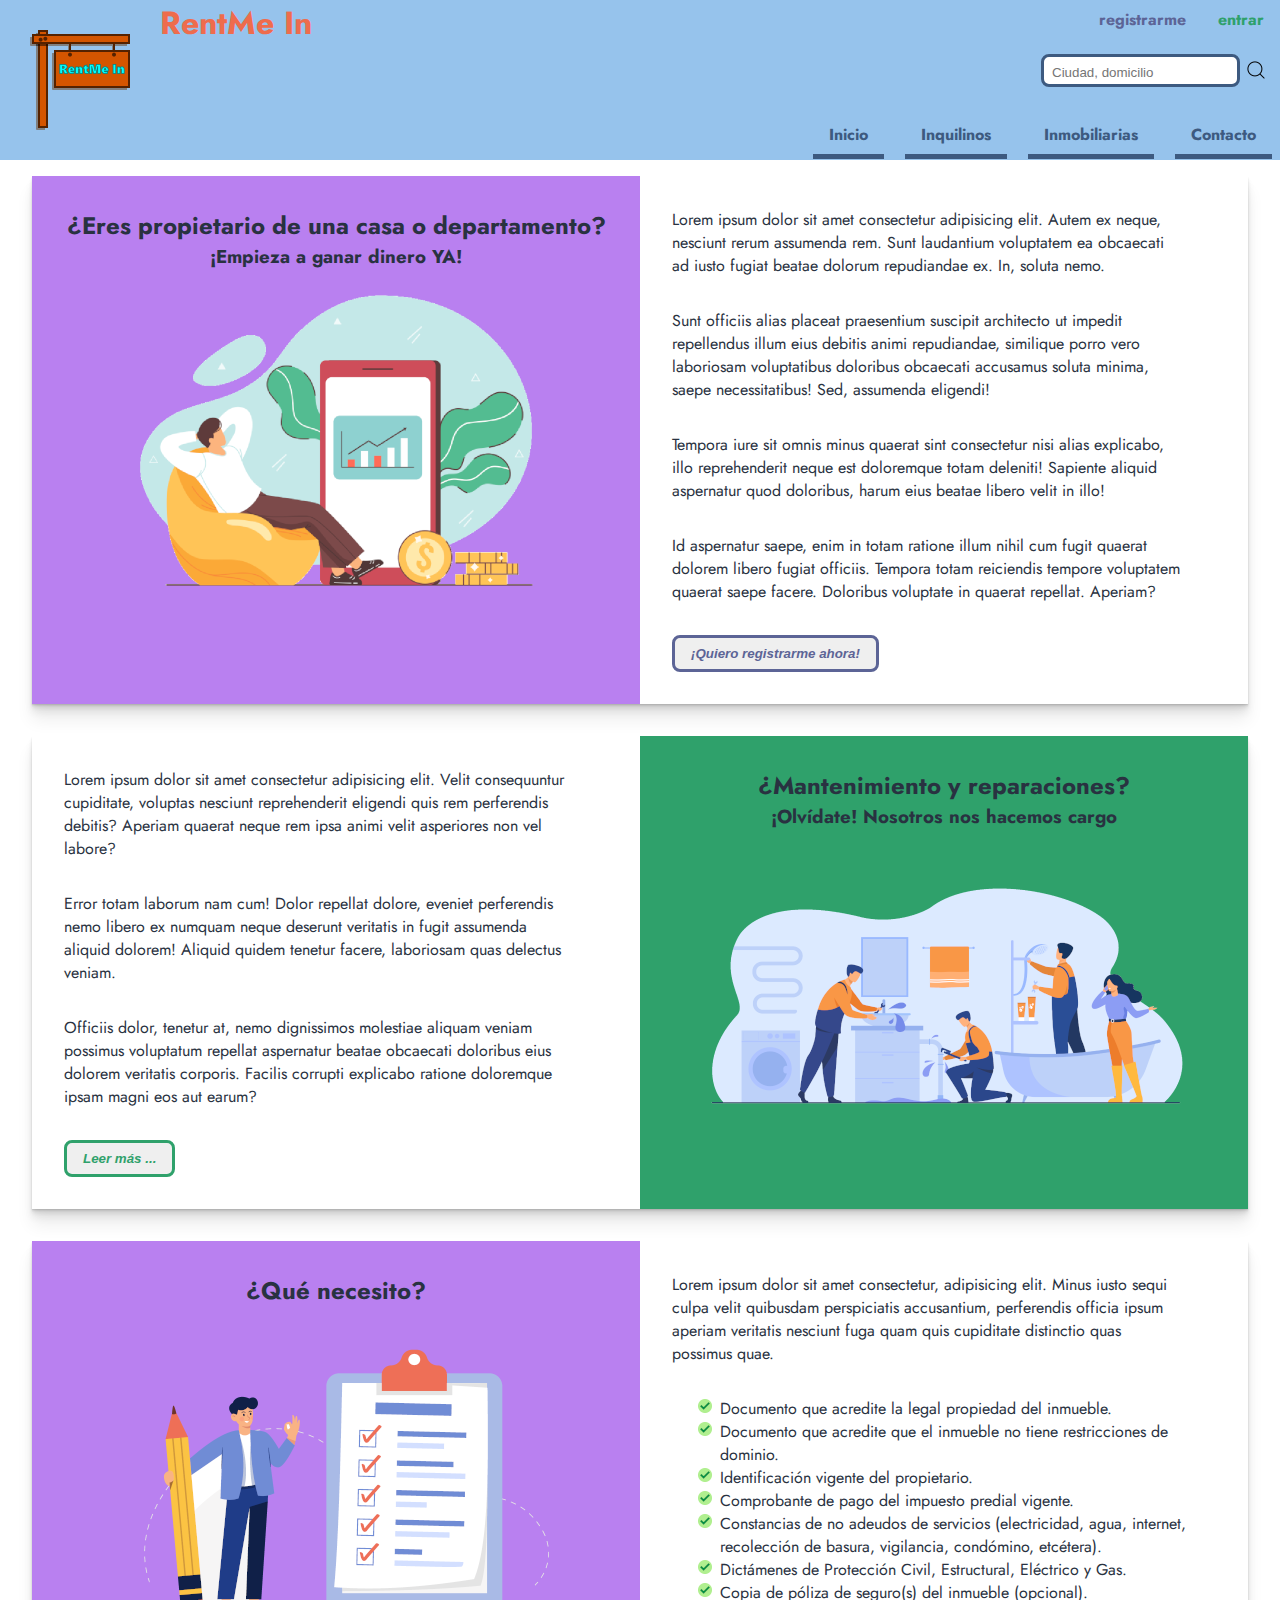
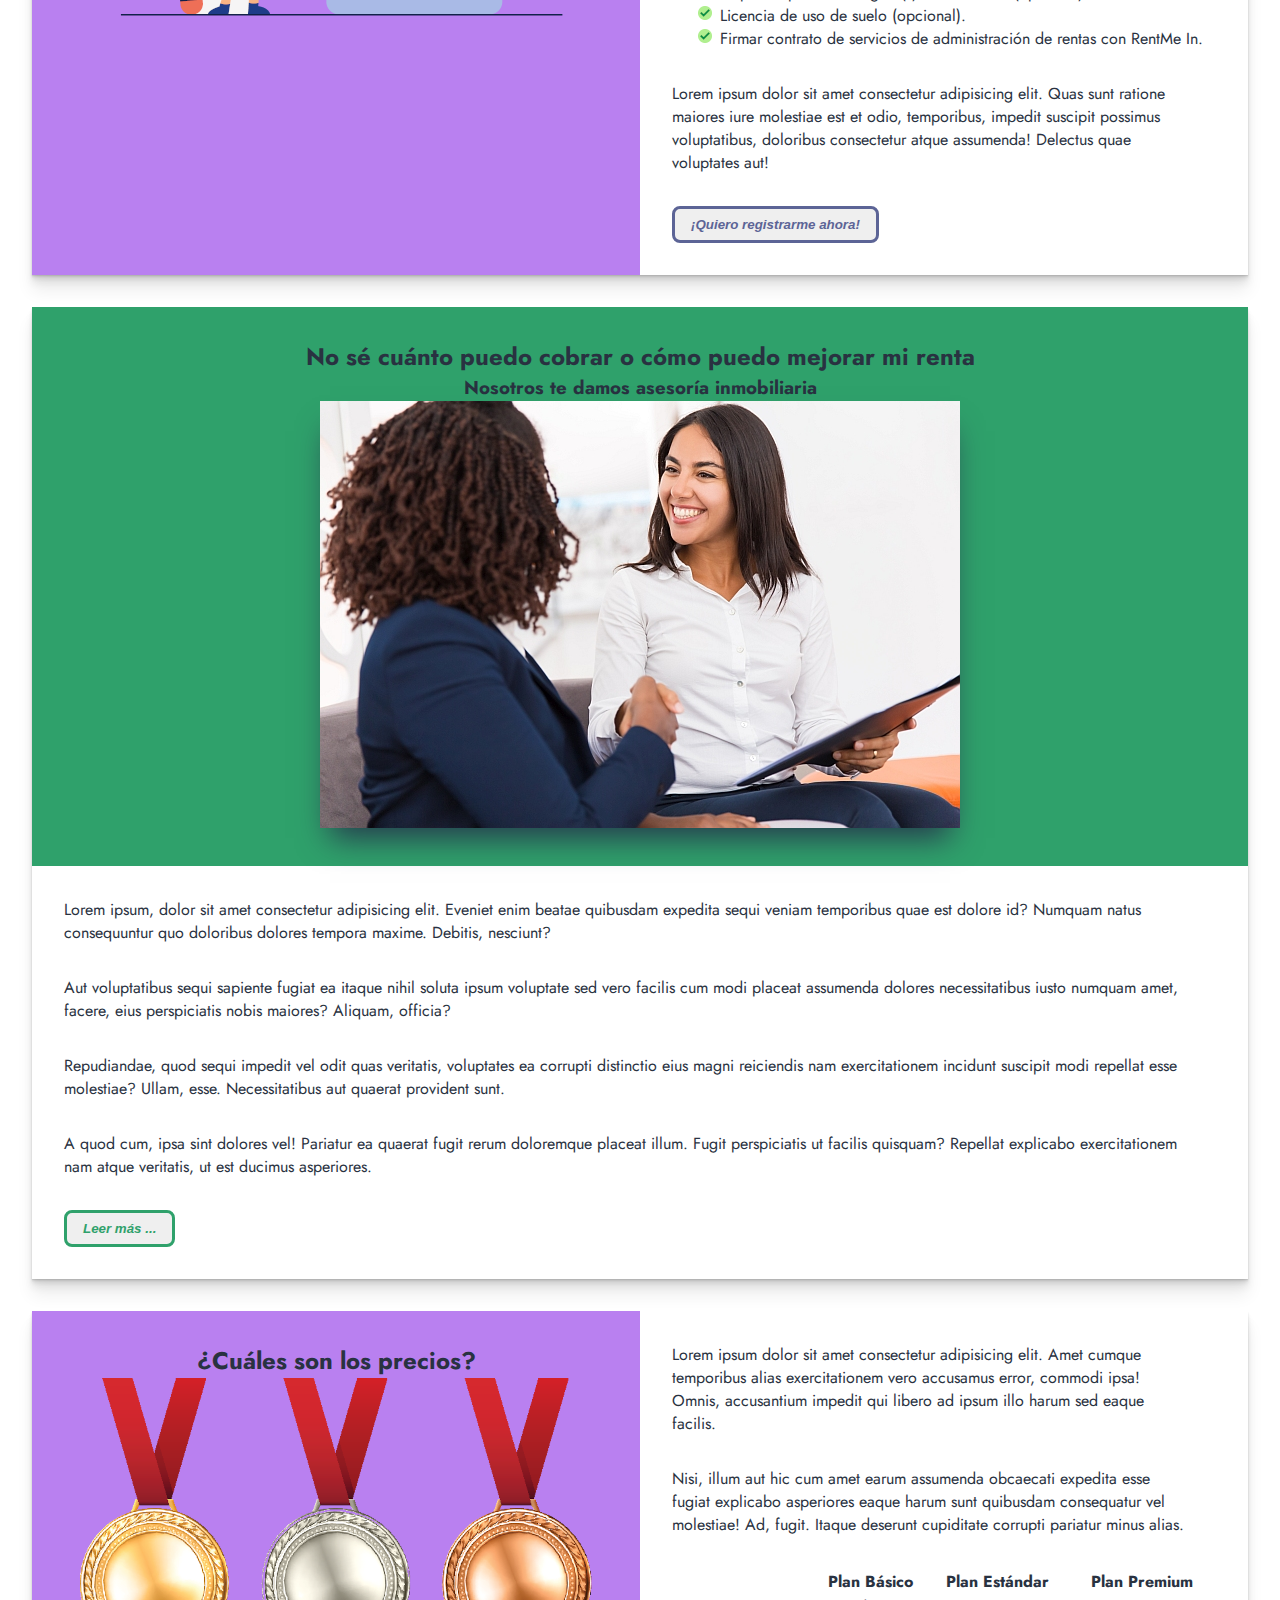
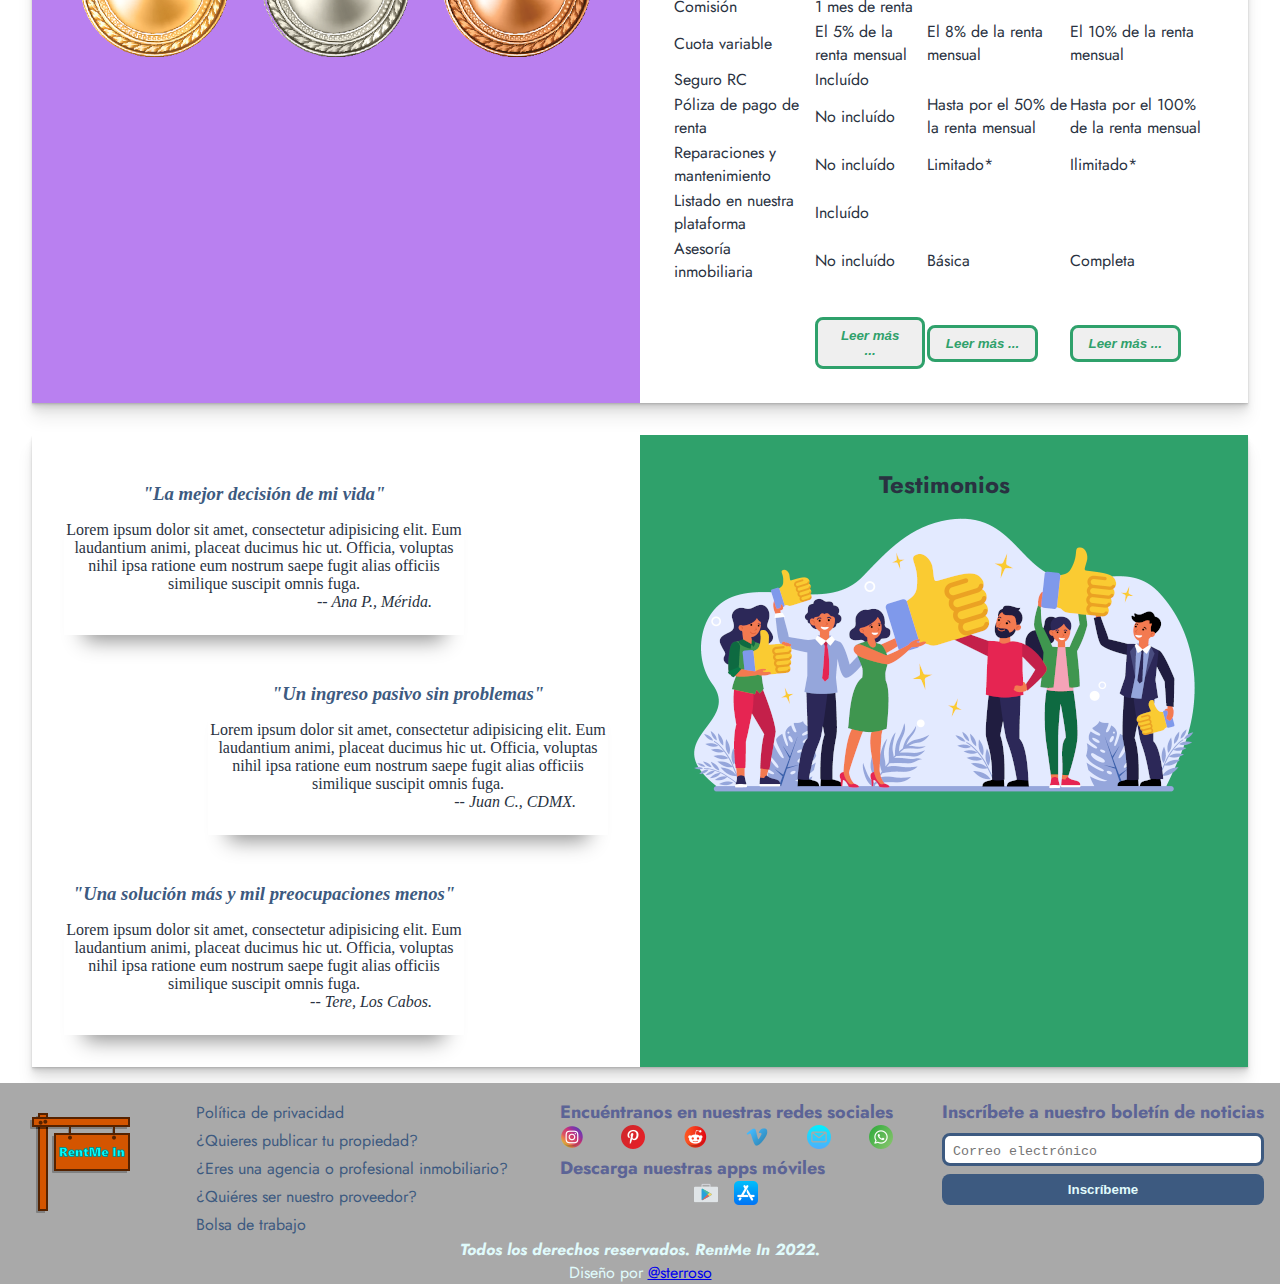
<file: pages/arrendadores.html>
<!DOCTYPE html>
<html lang="es">

<head>
    <meta charset="UTF-8">
    <meta http-equiv="X-UA-Compatible" content="IE=edge">
    <meta name="viewport" content="width=device-width, initial-scale=1.0">
    <title>RentMe In :: Arrendadores</title>
    <link rel="stylesheet" href="../css/style.css">
</head>

<body>
    <!-- Bloque de header (encabezado) -->
    <header>
        <!-- Sub-bloque izquierdo del encabezado -->
        <div class="header__left">
            <a href="../index.html">
                <picture class="header__logo-container">
                    <img src="../img/logo_128x128_transparent.png" alt="RentMe In Logo">
                </picture>
            </a>
        </div>

        <!-- Sub-bloque derecho del encabezado -->
        <div class="header__right">
            <!-- Sub-bloque superior derecho del encabezado (título, registro, login y búsqueda) -->
            <div class="header__upper-right">
                <!-- Área de marca (nombre de la marca, slogan, lema, etc.) -->
                <div class="header__brand-area">
                    <h1 class="header__title"><a href="../index.html">RentMe In</a></h1>
                </div>

                <!-- Área de acceso (registro + entrar / usuario + salir) -->
                <div class="header__login-area">
                    <!-- Menú de acceso -->
                    <p class="header__signup"><a href="#">registrarme</a></p>
                    <p class="header__login"><a href="login.html">entrar</a></p>
                </div>

                <!-- Área de búsqueda (formulario de búsqueda) -->
                <div class="header__search-area">
                    <form action="#" method="post" id="search-form" name="search-form">
                        <fieldset>
                            <input type="search" name="search-text" id="search-text" placeholder="Ciudad, domicilio">
                            <input type="submit" value="Buscar">
                        </fieldset>
                    </form>
                </div>
            </div>

            <!-- Sub-bloque inferior derecho del encabezado (menú principal) -->
            <div class="header__lower-right">
                <nav>
                    <ul class="header__main-menu">
                        <li class="header__main-menu-item"><a href="../index.html">Inicio</a></li>
                        <li class="header__main-menu-item"><a href="inquilinos.html">Inquilinos</a></li>
                        <li class="header__main-menu-item"><a href="inmobiliarias.html">Inmobiliarias</a></li>
                        <li class="header__main-menu-item"><a href="contacto.html">Contacto</a></li>
                    </ul>
                </nav>
            </div>
        </div>
    </header>

    <!-- Contenido principal -->
    <main>
        <!-- Sección A (Awareness) : AIDA -->
        <div class="main__section-container">
            <!-- Título de la sección e imagen alusiva. -->
            <div class="main__section-aside-container">
                <hgroup>
                    <h2>¿Eres propietario de una casa o departamento?</h2>
                    <h3>¡Empieza a ganar dinero YA!</h3>
                </hgroup>

                <picture class="main__section-aside-picture">
                    <img src="../img/passive-income.png" alt="Obtén un ingreso pasivo.">
                </picture>
            </div>

            <!-- Texto de la sección. -->
            <div class="main__section-text-container">
                <section>
                    <p>Lorem ipsum dolor sit amet consectetur adipisicing elit. Autem ex neque, nesciunt rerum assumenda rem.
                        Sunt laudantium voluptatem ea obcaecati ad iusto fugiat beatae dolorum repudiandae ex. In, soluta nemo.
                    </p>
                    <p>Sunt officiis alias placeat praesentium suscipit architecto ut impedit repellendus illum eius debitis
                        animi repudiandae, similique porro vero laboriosam voluptatibus doloribus obcaecati accusamus soluta
                        minima, saepe necessitatibus! Sed, assumenda eligendi!</p>
                    <p>Tempora iure sit omnis minus quaerat sint consectetur nisi alias explicabo, illo reprehenderit neque est
                        doloremque totam deleniti! Sapiente aliquid aspernatur quod doloribus, harum eius beatae libero velit in
                        illo!</p>
                    <p>Id aspernatur saepe, enim in totam ratione illum nihil cum fugit quaerat dolorem libero fugiat officiis.
                        Tempora totam reiciendis tempore voluptatem quaerat saepe facere. Doloribus voluptate in quaerat
                        repellat. Aperiam?</p>

                    <div class="main__signup-now-button"><button type="submit"><a href="#">¡Quiero registrarme ahora!</a></button></div>
                </section>
            </div>
        </div>

        <!-- Sección I (Idea): AIDA -->
        <div class="main__section-container">
            <!-- Título de la sección e imagen alusiva. -->
            <div class="main__section-aside-container">
                <hgroup>
                    <h2>¿Mantenimiento y reparaciones?</h2>
                    <h3>¡Olvídate! Nosotros nos hacemos cargo</h3>
                </hgroup>

                <picture class="main__section-aside-picture">
                    <img src="../img/maintenance.png" alt="Nosotros hacemos el mantenimiento.">
                </picture>
            </div>

            <!-- Texto de la sección. -->
            <div class="main__section-text-container">
                <section>
                    <p>Lorem ipsum dolor sit amet consectetur adipisicing elit. Velit consequuntur cupiditate, voluptas nesciunt
                        reprehenderit eligendi quis rem perferendis debitis? Aperiam quaerat neque rem ipsa animi velit
                        asperiores non vel labore?</p>
                    <p>Error totam laborum nam cum! Dolor repellat dolore, eveniet perferendis nemo libero ex numquam neque
                        deserunt veritatis in fugit assumenda aliquid dolorem! Aliquid quidem tenetur facere, laboriosam quas
                        delectus veniam.</p>
                    <p>Officiis dolor, tenetur at, nemo dignissimos molestiae aliquam veniam possimus voluptatum repellat
                        aspernatur beatae obcaecati doloribus eius dolorem veritatis corporis. Facilis corrupti explicabo
                        ratione doloremque ipsam magni eos aut earum?</p>
                    
                    <div class="main__read-more-button"><button type="submit"><a href="#">Leer más ...</a></button></div>
                </section>
            </div>
        </div>

        <!-- Sección D (Description): AIDA -->
        <div class="main__section-container">
            <!-- Título de la sección e imagen alusiva. -->
            <div class="main__section-aside-container">
                <h2>¿Qué necesito?</h2>

                <picture class="main__section-aside-picture">
                    <img src="../img/checklist.png" alt="Documentación requerida.">
                </picture>
            </div>

            <!-- Texto de la sección. -->
            <div class="main__section-text-container">
                <section>
                    <p>Lorem ipsum dolor sit amet consectetur, adipisicing elit. Minus iusto sequi culpa velit quibusdam
                        perspiciatis accusantium, perferendis officia ipsum aperiam veritatis nesciunt fuga quam quis cupiditate
                        distinctio quas possimus quae.</p>
                    <ul class="main__lessors-checklist">
                        <li>Documento que acredite la legal propiedad del inmueble.</li>
                        <li>Documento que acredite que el inmueble no tiene restricciones de dominio.</li>
                        <li>Identificación vigente del propietario.</li>
                        <li>Comprobante de pago del impuesto predial vigente.</li>
                        <li>Constancias de no adeudos de servicios (electricidad, agua, internet, recolección de basura,
                            vigilancia, condómino, etcétera).</li>
                        <li>Dictámenes de Protección Civil, Estructural, Eléctrico y Gas.</li>
                        <li>Copia de póliza de seguro(s) del inmueble (opcional).</li>
                        <li>Licencia de uso de suelo (opcional).</li>
                        <li>Firmar contrato de servicios de administración de rentas con RentMe In.</li>
                    </ul>
                    <p>Lorem ipsum dolor sit amet consectetur adipisicing elit. Quas sunt ratione maiores iure molestiae est et
                        odio, temporibus, impedit suscipit possimus voluptatibus, doloribus consectetur atque assumenda!
                        Delectus quae voluptates aut!</p>

                    <div class="main__signup-now-button"><button type="submit"><a href="#">¡Quiero registrarme ahora!</a></button></div>
                </section>
            </div>
        </div>

        <!-- Sección A (Action): AIDA -->
        <div class="main__section-container">
            <!-- Título de la sección e imagen alusiva. -->
            <div class="main__section-aside-container">
                <hgroup>
                    <h2>No sé cuánto puedo cobrar o cómo puedo mejorar mi renta</h2>
                    <h3>Nosotros te damos asesoría inmobiliaria</h3>
                </hgroup>

                <picture class="main__section-aside-picture">
                    <img src="../img/lease-counselor.jpg" 
                    alt="Experto en remodelación asesorando a propietario para incrementar el valor de su propiedad."
                    class="main__photo">
                </picture>
            </div>

            <!-- Texto de la sección. -->
            <div class="main__section-text-container">
                <section>
                    <p>Lorem ipsum, dolor sit amet consectetur adipisicing elit. Eveniet enim beatae quibusdam expedita sequi
                        veniam temporibus quae est dolore id? Numquam natus consequuntur quo doloribus dolores tempora maxime.
                        Debitis, nesciunt?</p>
                    <p>Aut voluptatibus sequi sapiente fugiat ea itaque nihil soluta ipsum voluptate sed vero facilis cum modi
                        placeat assumenda dolores necessitatibus iusto numquam amet, facere, eius perspiciatis nobis maiores?
                        Aliquam, officia?</p>
                    <p>Repudiandae, quod sequi impedit vel odit quas veritatis, voluptates ea corrupti distinctio eius magni
                        reiciendis nam exercitationem incidunt suscipit modi repellat esse molestiae? Ullam, esse.
                        Necessitatibus aut quaerat provident sunt.</p>
                    <p>A quod cum, ipsa sint dolores vel! Pariatur ea quaerat fugit rerum doloremque placeat illum. Fugit
                        perspiciatis ut facilis quisquam? Repellat explicabo exercitationem nam atque veritatis, ut est ducimus
                        asperiores.</p>

                    <div class="main__read-more-button"><button type="submit"><a href="#">Leer más ...</a></button></div>
                </section>
            </div>
        </div>

        <!-- Sección para planes y precios. -->
        <div class="main__section-container">
            <!-- Título de la sección e imagen alusiva. -->
            <div class="main__section-aside-container">
                <h2>¿Cuáles son los precios?</h2>
                <picture class="main__section-aside-picture">
                    <img src="../img/medals.png" alt="Planes representados con medallas de oro, plata y bronce.">
                </picture>
            </div>

            <!-- Texto de la sección. -->
            <div class="main__section-text-container">
                <section>
                    <p>Lorem ipsum dolor sit amet consectetur adipisicing elit. Amet cumque temporibus alias exercitationem vero
                        accusamus error, commodi ipsa! Omnis, accusantium impedit qui libero ad ipsum illo harum sed eaque
                        facilis.</p>
                    <p>Nisi, illum aut hic cum amet earum assumenda obcaecati expedita esse fugiat explicabo asperiores eaque
                        harum sunt quibusdam consequatur vel molestiae! Ad, fugit. Itaque deserunt cupiditate corrupti pariatur
                        minus alias.</p>
                    <table class="main__plans-table" id="tabla_de_precios">
                        <thead>
                            <tr>
                                <th></th>
                                <th>Plan Básico</th>
                                <th>Plan Estándar</th>
                                <th>Plan Premium</th>
                            </tr>
                        </thead>
                        <tbody>
                            <tr>
                                <td>Comisión</td>
                                <td colspan="3">1 mes de renta</td>
                            </tr>
                            <tr>
                                <td>Cuota variable</td>
                                <td>El 5% de la renta mensual</td>
                                <td>El 8% de la renta mensual</td>
                                <td>El 10% de la renta mensual</td>
                            </tr>
                            <tr>
                                <td>Seguro RC</td>
                                <td colspan="3">Incluído</td>
                            </tr>
                            <tr>
                                <td>Póliza de pago de renta</td>
                                <td>No incluído</td>
                                <td>Hasta por el 50% de la renta mensual</td>
                                <td>Hasta por el 100% de la renta mensual</td>
                            </tr>
                            <tr>
                                <td>Reparaciones y mantenimiento</td>
                                <td>No incluído</td>
                                <td>Limitado*</td>
                                <td>Ilimitado*</td>
                            </tr>
                            <tr>
                                <td>Listado en nuestra plataforma</td>
                                <td colspan="3">Incluído</td>
                            </tr>
                            <tr>
                                <td>Asesoría inmobiliaria</td>
                                <td>No incluído</td>
                                <td>Básica</td>
                                <td>Completa</td>
                            </tr>
                        </tbody>
                        <tfoot>
                            <tr>
                                <td></td>
                                <td><div class="main__read-more-button"><button type="submit"><a href="#">Leer más ...</a></button></div></td>
                                <td><div class="main__read-more-button"><button type="submit"><a href="#">Leer más ...</a></button></div></td>
                                <td><div class="main__read-more-button"><button type="submit"><a href="#">Leer más ...</a></button></div></td>
                            </tr>
                        </tfoot>
                    </table>
                </section>
            </div>
        </div>

        <!-- Sección para testimonios. -->
        <div class="main__section-container">
            <!-- Título de la sección e imagen alusiva. -->
            <div class="main__section-aside-container">
                <h2>Testimonios</h2>

                <picture class="main__section-aside-picture">
                    <img src="../img/testimonials.png" alt="Arrendadores dando sus testimonos.">
                </picture>
            </div>

            <!-- Texto de la sección. -->
            <div class="main__section-text-container">
                <section>
                    <!-- Contenedor de testimonios. -->
                    <div class="main__testimonials-container">
                        <div class="main__testimonial-item">
                            <h3 class="main__testimonial-title">"La mejor decisión de mi vida"</h3>
                            <p class="main__testimonial-text">Lorem ipsum dolor sit amet, consectetur adipisicing elit. Eum laudantium
                                animi, placeat ducimus hic ut. Officia, voluptas nihil ipsa ratione eum nostrum saepe fugit
                                alias officiis similique suscipit omnis fuga.</p>
                            <p class="main__testimonial-author">Ana P., Mérida.</p>
                        </div>

                        <div class="main__testimonial-item">
                            <h3 class="main__testimonial-title">"Un ingreso pasivo sin problemas"</h3>
                            <p class="main__testimonial-text">Lorem ipsum dolor sit amet, consectetur adipisicing elit. Eum laudantium
                                animi, placeat ducimus hic ut. Officia, voluptas nihil ipsa ratione eum nostrum saepe fugit
                                alias officiis similique suscipit omnis fuga.</p>
                            <p class="main__testimonial-author">Juan C., CDMX.</p>
                        </div>

                        <div class="main__testimonial-item">
                            <h3 class="main__testimonial-title">"Una solución más y mil preocupaciones menos"</h3>
                            <p class="main__testimonial-text">Lorem ipsum dolor sit amet, consectetur adipisicing elit. Eum laudantium
                                animi, placeat ducimus hic ut. Officia, voluptas nihil ipsa ratione eum nostrum saepe fugit
                                alias officiis similique suscipit omnis fuga.</p>
                            <p class="main__testimonial-author">Tere, Los Cabos.</p>
                        </div>
                    </div>
                </section>
            </div>
        </div>
    </main>

    <!-- Bloque footer (pié de página) -->
    <footer>
        <!-- Fila superior del pié de página. -->
        <div class="footer__top-row">
            <!-- Columna para el logotipo. -->
            <div class="footer__column">
                <a href="../index.html">
                    <picture class="footer__logo-container">
                        <img src="../img/logo_128x128_transparent.png" alt="RentMe In Logo">
                    </picture>
                </a>
            </div>

            <!-- Columna para el menú del pié de página. -->
            <div class="footer__column">
                <ul class="footer__bottom-menu">
                    <li class="footer__bottom-menu-item"><a href="#">Política de privacidad</a></li>
                    <li class="footer__bottom-menu-item"><a href="#">¿Quieres publicar tu propiedad?</a></li>
                    <li class="footer__bottom-menu-item"><a href="#">¿Eres una agencia o profesional inmobiliario?</a></li>
                    <li class="footer__bottom-menu-item"><a href="#">¿Quiéres ser nuestro proveedor?</a></li>
                    <li class="footer__bottom-menu-item"><a href="#">Bolsa de trabajo</a></li>
                </ul>
            </div>

            <!-- Columna para redes sociales, correo electrónico y apps móviles. -->
            <div class="footer__column">
                <h2 class="footer__footer-section-title">Encuéntranos en nuestras redes sociales</h2>
                <ul class="footer__social-media-list">
                    <!-- Instagram -->
                    <li class="footer__social-media-list-item">
                        <a href="#" target="_blank"><img src="../img/005-instagram.png"
                                alt="Instagram: RentMe In"></a>
                    </li>

                    <!-- Pinterest -->
                    <li class="footer__social-media-list-item">
                        <a href="#" target="_blank"><img src="../img/001-pinterest.png"
                                alt="Pinterest: RentMe In"></a>
                    </li>

                    <!-- Reddit -->
                    <li class="footer__social-media-list-item">
                        <a href="#" target="_blank"><img src="../img/003-reddit.png" alt="Reddit: RentMe In"></a>
                    </li>

                    <!-- Vimeo -->
                    <li class="footer__social-media-list-item">
                        <a href="#" target="_blank"><img src="../img/004-vimeo.png" alt="Vimeo: RentMe In"></a>
                    </li>

                    <!-- E-mail -->
                    <li class="footer__social-media-list-item">
                        <a href="mailto:sergio.terroso@gmail.com"><img src="../img/006-email.png"
                                alt="E-mail to RentMe In"></a>
                    </li>

                    <!-- WhatsApp -->
                    <li class="footer__social-media-list-item">
                        <a href="#" target="_blank"><img src="../img/002-whatsapp.png"
                                alt="Mensaje por WhatsApp"></a>
                    </li>
                </ul>

                <h2 class="footer__footer-section-title">Descarga nuestras apps móviles</h2>
                <ul class="footer__mobile-apps-list">
                    <li class="footer__mobile-apps-list-item">
                        <a href="#" target="_blank"><img src="../img/007-playstore.png" alt="Google Play: RentMe In App"></a>
                    </li>
                    <li class="footer__mobile-apps-list-item">
                        <a href="#" target="_blank"><img src="../img/008-app-store.png" alt="Apple App Store: RentMe In App"></a>
                    </li>
                </ul>
            </div>

            <!-- Columna para formulario de subscripción al newsletter. -->
            <div class="footer__column">
                <h3 class="footer__footer-section-title">Inscríbete a nuestro boletín de noticias</h3>
                <form action="#" id="footer__newsletter-subscription-form" method="post">
                    <div class="footer__newsletter-form-field-group">
                        <input type="email" name="email" id="newsletter-subscription-form-input-email"
                        placeholder="Correo electrónico">
                    </div>
                    <div class="footer__newsletter-form-field-group">
                        <input type="submit" value="Inscríbeme">
                    </div>
                </form>
            </div>
        </div>

        <!-- Fila inferior del pié de página -->
        <div class="footer__bottom-row">
            <h3 class="footer__copyright">Todos los derechos reservados. RentMe In 2022.</h3>
            <p class="footer__design-by">Diseño por <a href="mailto:sergio.terroso@gmail.com">@sterroso</a></p>
        </div>
    </footer>
</body>

</html>
</file>
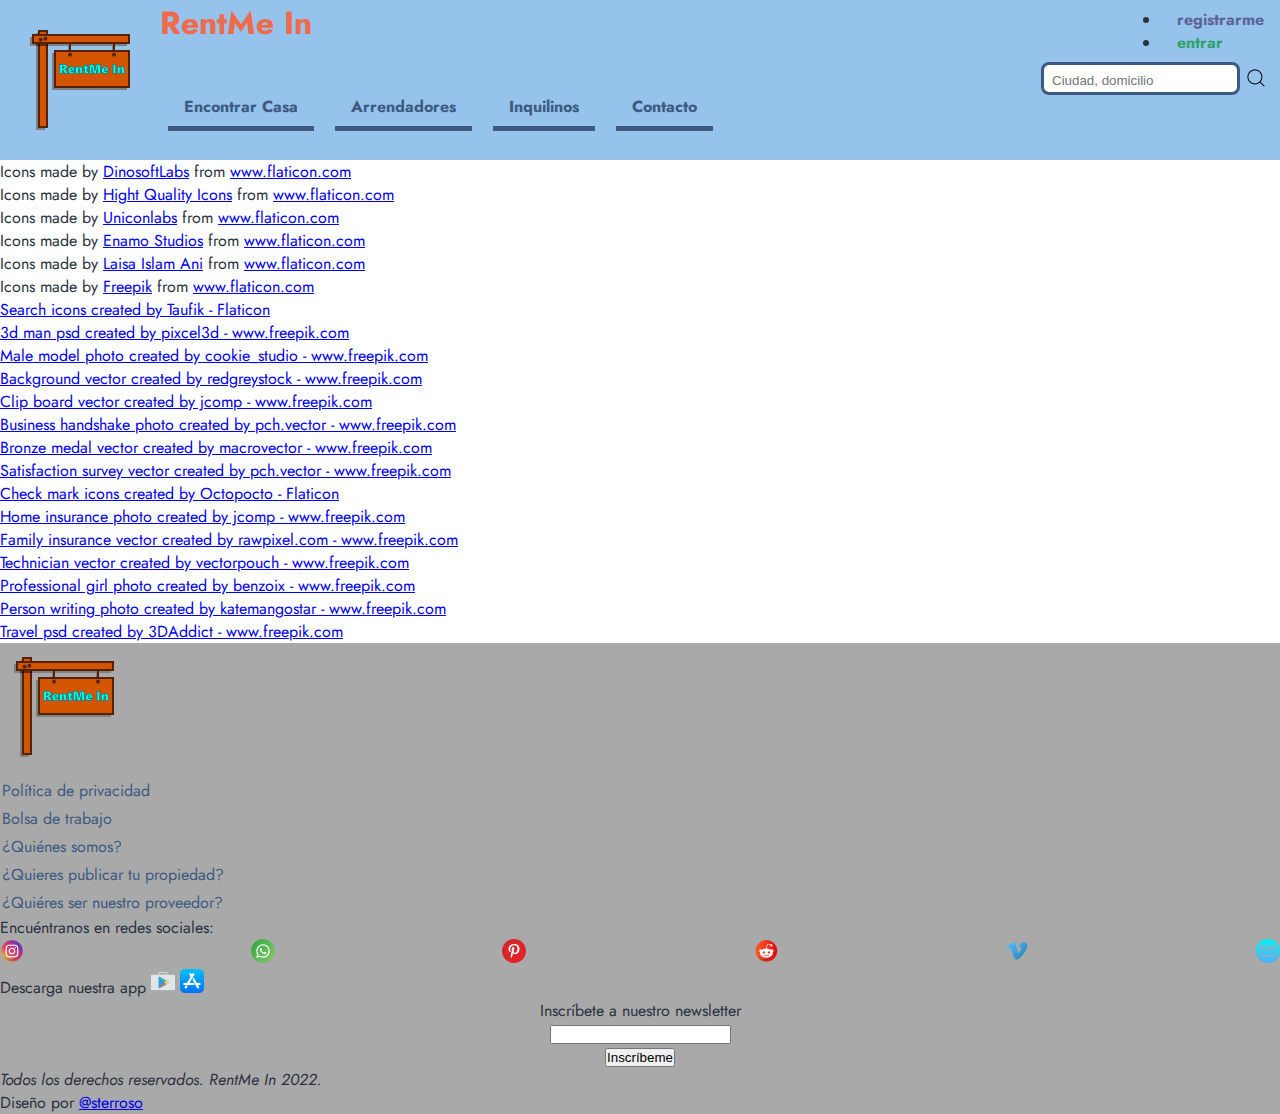
<file: pages/creditos.html>
<!DOCTYPE html>
<html lang="es">

<head>
    <!-- El atributo href de este elemento permite que todos los 
        enlaces de este html sean relativos a esta ruta.
        Se actualizará cuando se publique en el servidor de producción. -->
    <base href="/">
    <meta charset="UTF-8">
    <meta http-equiv="X-UA-Compatible" content="IE=edge">
    <meta name="viewport" content="width=device-width, initial-scale=1.0">
    <title>RentMe In :: Créditos</title>
    <link rel="stylesheet" href="../css/style.css">
</head>

<body>
    <!-- Bloque de header (encabezado) -->
    <header>
        <!-- Sub-bloque izquierdo del encabezado -->
        <div class="header__left">
            <a href="index.html"><picture class="header__logo-container">
                <img src="img/logo_128x128_transparent.png" alt="RentMe In Logo">
            </picture></a>
        </div>

        <!-- Sub-bloque derecho del encabezado -->
        <div class="header__right">
            <!-- Sub-bloque superior derecho del encabezado (título, registro, login y búsqueda) -->
            <div class="header__upper-right">
                <!-- Área de marca (nombre de la marca, slogan, lema, etc.) -->
                <div class="header__brand-area">
                    <h1 class="header__title"><a href="../index.html">RentMe In</a></h1>
                </div>

                <!-- Área de acceso (registro + entrar / usuario + salir) -->
                <div class="header__login-area">
                    <!-- Menú de acceso -->
                    <ul class="head__login-menu">
                        <li class="header__signup"><a href="#">registrarme</a></li>
                        <li class="header__login"><a href="#">entrar</a></li>
                    </ul>
                </div>

                <!-- Área de búsqueda (formulario de búsqueda) -->
                <div class="header__search-area">
                    <form action="#" method="post" id="search-form" name="search-form">
                        <fieldset>
                            <input type="search" name="search-text" id="search-text" placeholder="Ciudad, domicilio">
                            <input type="submit" value="Buscar">
                        </fieldset>
                    </form>
                </div>
            </div>

            <!-- Sub-bloque inferior derecho del encabezado (menú principal) -->
            <div class="header__lower-rigt">
                <nav>
                    <ul class="header__main-menu">
                        <li class="header__main-menu-item"><a href="buscar.html">Encontrar Casa</a></li>
                        <li class="header__main-menu-item"><a href="arrendadores.html">Arrendadores</a></li>
                        <li class="header__main-menu-item"><a href="inquilinos.html">Inquilinos</a></li>
                        <li class="header__main-menu-item"><a href="contacto.html">Contacto</a></li>
                    </ul>
                </nav>
            </div>
        </div>
    </header>

    <!-- Contenido principal -->
    <main>
        <div>
            <p>Icons made by <a href="https://www.flaticon.com/authors/dinosoftlabs" target="_blank"
                    title="DinosoftLabs">DinosoftLabs</a> from <a href="https://www.flaticon.com/" title="Flaticon"
                    target="_blank">www.flaticon.com</a></p>
        </div>

        <div>
            <p>Icons made by <a href="https://www.flaticon.com/authors/hight-quality-icons" title="Hight Quality Icons"
                    target="_blank">Hight Quality Icons</a> from <a href="https://www.flaticon.com/" title="Flaticon"
                    target="_blank">www.flaticon.com</a></p>
        </div>

        <div>
            <p>Icons made by <a href="https://www.flaticon.com/authors/uniconlabs" target="_blank"
                    title="Uniconlabs">Uniconlabs</a> from <a href="https://www.flaticon.com/" title="Flaticon"
                    target="_blank">www.flaticon.com</a></p>
        </div>

        <div>
            <p>Icons made by <a href="https://www.flaticon.com/authors/enamo-studios" target="_blank"
                    title="Enamo Studios">Enamo Studios</a> from <a href="https://www.flaticon.com/" title="Flaticon"
                    target="_blank">www.flaticon.com</a></p>
        </div>

        <div>
            <p>Icons made by <a href="https://www.flaticon.com/authors/laisa-islam-ani" title="Laisa Islam Ani"
                    target="_blank">Laisa Islam Ani</a> from
                <a href="https://www.flaticon.com/" title="Flaticon" target="_blank">www.flaticon.com</a>
            </p>
        </div>

        <div>
            <p>Icons made by <a href="https://www.freepik.com" title="Freepik" target="_blank">Freepik</a>
                from <a href="https://www.flaticon.com/" title="Flaticon" target="_blank">www.flaticon.com</a></p>
        </div>

        <div>
            <a href="https://www.flaticon.com/free-icons/search" title="search icons">Search icons created by Taufik - Flaticon</a>
        </div>

        <!-- <a href="https://www.freepik.com/psd/3d-man">3d man psd created by pixcel3d - www.freepik.com</a> -->
        <div><a href="https://www.freepik.com/psd/3d-man" target="_blank" rel="noopener noreferrer">3d man psd created by pixcel3d - www.freepik.com</a></div>

        <!-- <a href='https://www.freepik.com/photos/male-model'>Male model photo created by cookie_studio - www.freepik.com</a> -->
        <div><a href="https://www.freepik.com/photos/male-model" target="_blank" rel="noopener noreferrer">Male model photo created by cookie_studio - www.freepik.com</a></div>

        <!-- <a href="https://www.freepik.com/vectors/background">Background vector created by redgreystock - www.freepik.com</a> -->
        <div><a href="https://www.freepik.com/vectors/background" target="_blank" rel="noopener noreferrer">Background vector created by redgreystock - www.freepik.com</a></div>

        <!-- <a href='https://www.freepik.com/vectors/clip-board'>Clip board vector created by jcomp - www.freepik.com</a> -->
        <div><a href="https://www.freepik.com/vectors/clip-board" target="_blank" rel="noopener noreferrer">Clip board vector created by jcomp - www.freepik.com</a></div>

        <!-- <a href='https://www.freepik.com/photos/business-handshake'>Business handshake photo created by pch.vector - www.freepik.com</a> -->
        <div><a href="https://www.freepik.com/photos/business-handshake" target="_blank" rel="noopener noreferrer">Business handshake photo created by pch.vector - www.freepik.com</a></div>

        <!-- <a href='https://www.freepik.com/vectors/bronze-medal'>Bronze medal vector created by macrovector - www.freepik.com</a> -->
        <div><a href="https://www.freepik.com/vectors/bronze-medal" target="_blank" rel="noopener noreferrer">Bronze medal vector created by macrovector - www.freepik.com</a></div>

        <!-- <a href='https://www.freepik.com/vectors/satisfaction-survey'>Satisfaction survey vector created by pch.vector - www.freepik.com</a> -->
        <div><a href="https://www.freepik.com/vectors/satisfaction-survey" target="_blank" rel="noopener noreferrer">Satisfaction survey vector created by pch.vector - www.freepik.com</a></div>

        <!-- <a href="https://www.flaticon.com/free-icons/check-mark" title="check mark icons">Check mark icons created by Octopocto - Flaticon</a> -->
        <div><a href="https://www.flaticon.com/free-icons/check-mark" target="_blank" rel="noopener noreferrer">Check mark icons created by Octopocto - Flaticon</a></div>

        <!-- <a href='https://www.freepik.com/photos/home-insurance'>Home insurance photo created by jcomp - www.freepik.com</a> -->
        <div><a href="https://www.freepik.com/photos/home-insurance" target="_blank" rel="noopener noreferrer">Home insurance photo created by jcomp - www.freepik.com</a></div>

        <!-- <a href='https://www.freepik.com/vectors/family-insurance'>Family insurance vector created by rawpixel.com - www.freepik.com</a> -->
        <div><a href="https://www.freepik.com/vectors/family-insurance" target="_blank" rel="noopener noreferrer">Family insurance vector created by rawpixel.com - www.freepik.com</a></div>

        <!-- <a href='https://www.freepik.com/vectors/technician'>Technician vector created by vectorpouch - www.freepik.com</a> -->
        <div><a href="https://www.freepik.com/vectors/technician" target="_blank" rel="noopener noreferrer">Technician vector created by vectorpouch - www.freepik.com</a></div>

        <!-- <a href='https://www.freepik.com/photos/professional-girl'>Professional girl photo created by benzoix - www.freepik.com</a> -->
        <div><a href="https://www.freepik.com/photos/professional-girl" target="_blank" rel="noopener noreferrer">Professional girl photo created by benzoix - www.freepik.com</a></div>

        <!-- <a href='https://www.freepik.com/photos/person-writing'>Person writing photo created by katemangostar - www.freepik.com</a> -->
        <div><a href="https://www.freepik.com/photos/person-writing" target="_blank" rel="noopener noreferrer">Person writing photo created by katemangostar - www.freepik.com</a></div>

        <!-- <a href='https://www.freepik.com/psd/travel'>Travel psd created by 3DAddict - www.freepik.com</a> -->
        <div><a href="https://www.freepik.com/psd/travel" target="_blank" rel="noopener noreferrer">Travel psd created by 3DAddict - www.freepik.com</a></div>

        <!--  -->
    </main>

    <!-- Bloque footer (pié de página) -->
    <footer>
        <!-- Lista para distribuir el contenido del footer en columnas (disposición horizontal) -->
        <ul class="footer__horizontal-list">
            <!-- Columna que contiene el logotipo. -->
            <li class="footer__horizontal-list-item">
                <a href="index.html"><picture class="footer__logo-container">
                    <img src="img/logo_128x128_transparent.png" alt="RentMe In logo">
                </picture></a>
            </li>

            <!-- Columna que contiene un pequeño menú. -->
            <li class="footer__horizontal-list-item">
                <ul class="footer__bottom-menu">
                    <li class="footer__bottom-menu-item"><a href="#">Política de privacidad</a></li>
                    <li class="footer__bottom-menu-item"><a href="#">Bolsa de trabajo</a></li>
                    <li class="footer__bottom-menu-item"><a href="#">¿Quiénes somos?</a></li>
                    <li class="footer__bottom-menu-item"><a href="#">¿Quieres publicar tu propiedad?</a></li>
                    <li class="footer__bottom-menu-item"><a href="#">¿Quiéres ser nuestro proveedor?</a></li>
                </ul>
            </li>

            <!-- Columna que contiene ligas a redes sociales y descargar las apps móviles. -->
            <li class="footer__horizontal-list-item">
                <ul class="footer__bottom-menu">
                    <li class="footer_bottom-menu-item">Encuéntranos en redes sociales:</li>
                    <li class="footer_bottom-menu-item">
                        <ul class="footer__social-media-list">
                            <!-- Instagram -->
                            <li class="footer__social-media-list-item">
                                <a href="#" target="_blank"><img src="img/005-instagram.png"
                                        alt="Instagram: RentMe In"></a>
                            </li>

                            <!-- WhatsApp -->
                            <li class="footer__social-media-list-item">
                                <a href="#" target="_blank"><img src="img/002-whatsapp.png"
                                        alt="Mensaje por WhatsApp"></a>
                            </li>

                            <!-- Pinterest -->
                            <li class="footer__social-media-list-item">
                                <a href="#" target="_blank"><img src="img/001-pinterest.png"
                                        alt="Pinterest: RentMe In"></a>
                            </li>

                            <!-- Reddit -->
                            <li class="footer__social-media-list-item">
                                <a href="#" target="_blank"><img src="img/003-reddit.png" alt="Reddit: RentMe In"></a>
                            </li>

                            <!-- Vimeo -->
                            <li class="footer__social-media-list-item">
                                <a href="#" target="_blank"><img src="img/004-vimeo.png" alt="Vimeo: RentMe In"></a>
                            </li>

                            <!-- E-mail -->
                            <li class="footer__social-media-list-item">
                                <a href="mailto:sergio.terroso@gmail.com"><img src="img/006-email.png"
                                        alt="E-mail to RentMe In"></a>
                            </li>
                        </ul>
                    </li>

                    <li class="footer_bottom-menu-item">Descarga nuestra app <a href="#" target="_blank"><img
                                src="img/007-playstore.png" alt="Google Play: RentMe In App"></a> <a href="#"
                            target="_blank"><img src="img/008-app-store.png" alt="Apple App Store: RentMe In App"></a>
                    </li>
                </ul>
            </li>

            <!-- Columna que contiene el formulario de subscripción al newsletter -->
            <li class="footer__horizontal-list-item">
                <form id="footer__subscription-form" action="#" class="newsletter-subscription-form" method="post">
                    <ul class="footer__subscription-form-column">
                        <li class="footer__subscription-form-column-item">
                            <label for="footer__subscription-form-email">Inscríbete a nuestro newsletter</label>
                        </li>
                        <li class="footer__subscription-form-column-item">
                            <input type="email" name="email" id="footer__subscription-form-email">
                        </li>
                        <li class="footer__subscription-form-column-item">
                            <input type="submit" value="Inscríbeme">
                        </li>
                    </ul class="footer__subscription-form-column">
                </form>
            </li>
        </ul>

        <!-- Área del Copyright y Créditos -->
        <div class="footer__span">
            <p class="footer__copyright">Todos los derechos reservados. RentMe In 2022.</p>
            <p class="footer__design-by">Diseño por <a href="mailto:sergio.terroso@gmail.com">@sterroso</a></p>
        </div>
    </footer>
</body>

</html>
</file>
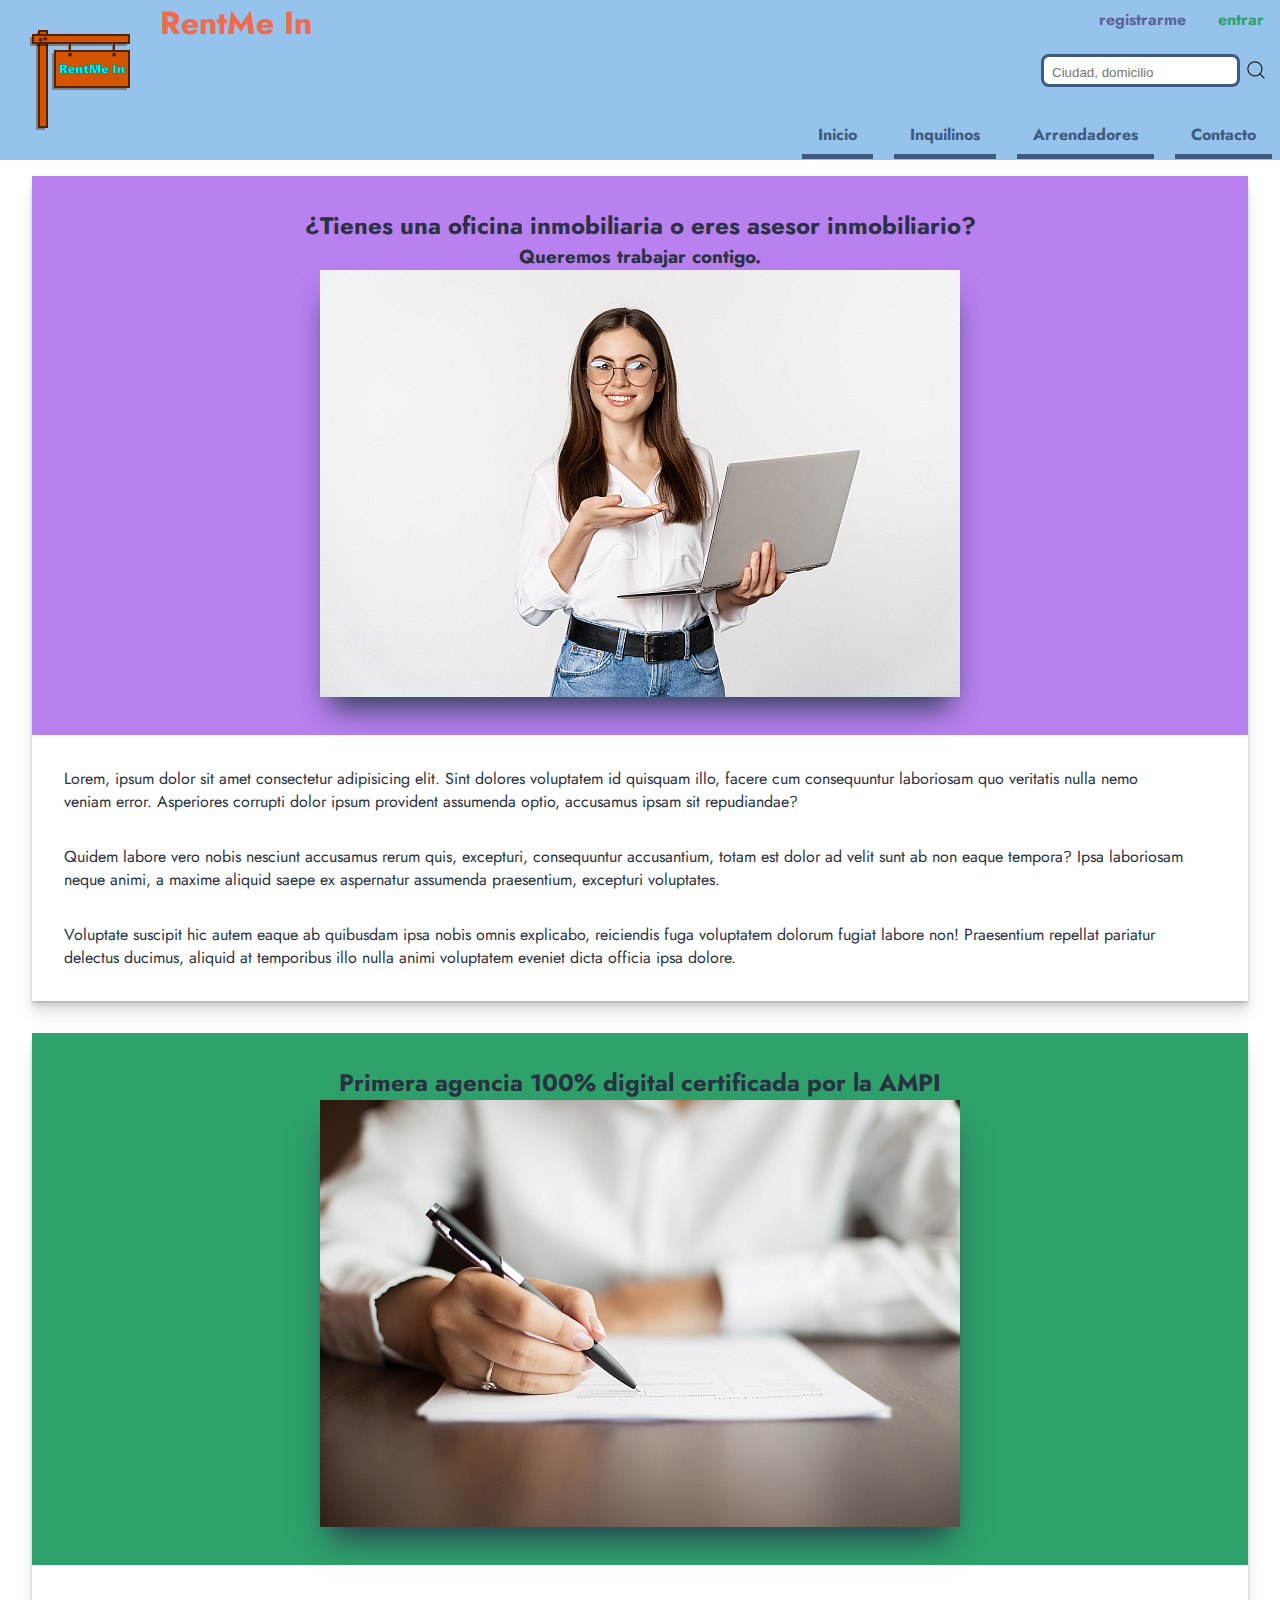
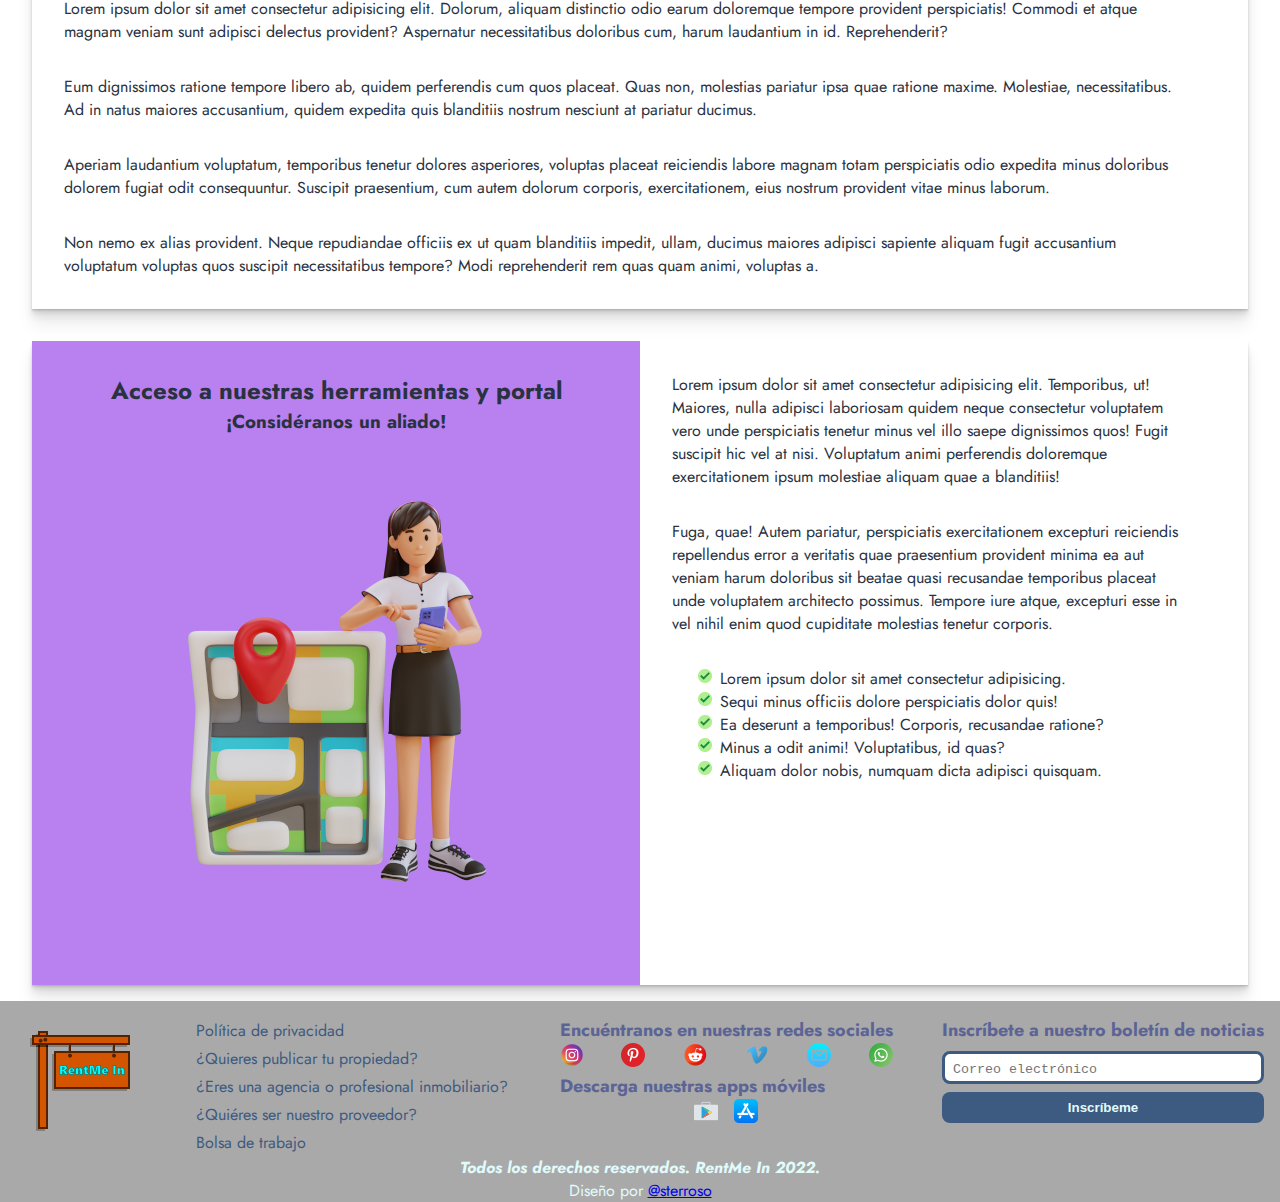
<file: pages/inmobiliarias.html>
<!DOCTYPE html>
<html lang="es">

<head>
    <meta charset="UTF-8">
    <meta http-equiv="X-UA-Compatible" content="IE=edge">
    <meta name="viewport" content="width=device-width, initial-scale=1.0">
    <title>RentMe In :: Inmobiliarias</title>
    <link rel="stylesheet" href="../css/style.css">
</head>

<body>
    <!-- Bloque de header (encabezado) -->
    <header>
        <!-- Sub-bloque izquierdo del encabezado -->
        <div class="header__left">
            <a href="../index.html">
                <picture class="header__logo-container">
                    <img src="../img/logo_128x128_transparent.png" alt="RentMe In Logo">
                </picture>
            </a>
        </div>

        <!-- Sub-bloque derecho del encabezado -->
        <div class="header__right">
            <!-- Sub-bloque superior derecho del encabezado (título, registro, login y búsqueda) -->
            <div class="header__upper-right">
                <!-- Área de marca (nombre de la marca, slogan, lema, etc.) -->
                <div class="header__brand-area">
                    <h1 class="header__title"><a href="../index.html">RentMe In</a></h1>
                </div>

                <!-- Área de acceso (registro + entrar / usuario + salir) -->
                <div class="header__login-area">
                    <!-- Menú de acceso -->
                    <p class="header__signup"><a href="#">registrarme</a></p>
                    <p class="header__login"><a href="#">entrar</a></p>
                </div>

                <!-- Área de búsqueda (formulario de búsqueda) -->
                <div class="header__search-area">
                    <form action="#" method="post" id="search-form" name="search-form">
                        <fieldset>
                            <input type="search" name="search-text" id="search-text" placeholder="Ciudad, domicilio">
                            <input type="submit" value="Buscar">
                        </fieldset>
                    </form>
                </div>
            </div>

            <!-- Sub-bloque inferior derecho del encabezado (menú principal) -->
            <div class="header__lower-right">
                <nav>
                    <ul class="header__main-menu">
                        <li class="header__main-menu-item"><a href="../index.html">Inicio</a></li>
                        <li class="header__main-menu-item"><a href="inquilinos.html">Inquilinos</a></li>
                        <li class="header__main-menu-item"><a href="arrendadores.html">Arrendadores</a></li>
                        <li class="header__main-menu-item"><a href="contacto.html">Contacto</a></li>
                    </ul>
                </nav>
            </div>
        </div>
    </header>

    <!-- Contenido principal -->
    <main>
        <!-- Fácil de encontrar tu casa o departamento ideal. -->
        <div class="main__section-container">
            <div class="main__section-aside-container">
                <hgroup>
                    <h2>¿Tienes una oficina inmobiliaria o eres asesor inmobiliario?</h2>
                    <h3>Queremos trabajar contigo.</h3>
                </hgroup>

                <picture class="main__section-aside-picture">
                    <img src="../img/realtor.jpg" alt="Asesora inmobiliaria." class="main__photo">
                </picture>
            </div>

            <div class="main__section-text-container">
                <section>
                    <p>Lorem, ipsum dolor sit amet consectetur adipisicing elit. Sint dolores voluptatem id quisquam
                        illo, facere cum consequuntur laboriosam quo veritatis nulla nemo veniam error. Asperiores
                        corrupti
                        dolor ipsum provident assumenda optio, accusamus ipsam sit repudiandae?</p>
                    <p>Quidem labore vero nobis nesciunt accusamus rerum quis, excepturi, consequuntur accusantium,
                        totam est dolor ad velit sunt ab non eaque tempora? Ipsa laboriosam neque animi, a maxime
                        aliquid
                        saepe ex aspernatur assumenda praesentium, excepturi voluptates.</p>
                    <p>Voluptate suscipit hic autem eaque ab quibusdam ipsa nobis omnis explicabo, reiciendis fuga
                        voluptatem dolorum fugiat labore non! Praesentium repellat pariatur delectus ducimus, aliquid at
                        temporibus illo nulla animi voluptatem eveniet dicta officia ipsa dolore.</p>
                </section>
            </div>
        </div>

        <!-- Contrato rápido. -->
        <div class="main__section-container">
            <div class="main__section-aside-container">
                <h2>Primera agencia 100% digital certificada por la AMPI</h2>

                <picture class="main__section-aside-picture">
                    <img src="../img/paper-signing.jpg" class="main__photo"
                        alt="Asesor inmobiliario llenando formularios.">
                </picture>
            </div>

            <div class="main__section-text-container">
                <section>
                    <p>Lorem ipsum dolor sit amet consectetur adipisicing elit. Dolorum, aliquam distinctio odio earum
                        doloremque tempore provident perspiciatis! Commodi et atque magnam veniam sunt adipisci delectus
                        provident? Aspernatur necessitatibus doloribus cum, harum laudantium in id. Reprehenderit?</p>
                    <p>Eum dignissimos ratione tempore libero ab, quidem perferendis cum quos placeat. Quas non,
                        molestias pariatur ipsa quae ratione maxime. Molestiae, necessitatibus. Ad in natus maiores
                        accusantium, quidem expedita quis blanditiis nostrum nesciunt at pariatur ducimus.</p>
                    <p>Aperiam laudantium voluptatum, temporibus tenetur dolores asperiores, voluptas placeat reiciendis
                        labore magnam totam perspiciatis odio expedita minus doloribus dolorem fugiat odit consequuntur.
                        Suscipit praesentium, cum autem dolorum corporis, exercitationem, eius nostrum provident vitae
                        minus laborum.</p>
                    <p>Non nemo ex alias provident. Neque repudiandae officiis ex ut quam blanditiis impedit, ullam,
                        ducimus maiores adipisci sapiente aliquam fugit accusantium voluptatum voluptas quos suscipit
                        necessitatibus tempore? Modi reprehenderit rem quas quam animi, voluptas a.</p>
                </section>
            </div>
        </div>

        <!-- Todo está asegurado. -->
        <div class="main__section-container">
            <div class="main__section-aside-container">
                <hgroup>
                    <h2>Acceso a nuestras herramientas y portal</h2>
                    <h3>¡Considéranos un aliado!</h3>
                </hgroup>

                <picture class="main__section-aside-picture">
                    <img src="../img/realtor-using-app.png" alt="Ilustración de seguro de casa.">
                </picture>
            </div>

            <div class="main__section-text-container">
                <section>
                    <p>Lorem ipsum dolor sit amet consectetur adipisicing elit. Temporibus, ut! Maiores, nulla adipisci
                        laboriosam quidem neque consectetur voluptatem vero unde perspiciatis tenetur minus vel illo
                        saepe dignissimos quos! Fugit suscipit hic vel at nisi. Voluptatum animi perferendis doloremque
                        exercitationem ipsum molestiae aliquam quae a blanditiis!</p>
                    <p>Fuga, quae! Autem pariatur, perspiciatis exercitationem excepturi reiciendis repellendus error
                        a veritatis quae praesentium provident minima ea aut veniam harum doloribus sit beatae quasi
                        recusandae temporibus placeat unde voluptatem architecto possimus. Tempore iure atque, excepturi
                        esse in vel nihil enim quod cupiditate molestias tenetur corporis.</p>

                    <ul class="main__lessors-checklist">
                        <li>Lorem ipsum dolor sit amet consectetur adipisicing.</li>
                        <li>Sequi minus officiis dolore perspiciatis dolor quis!</li>
                        <li>Ea deserunt a temporibus! Corporis, recusandae ratione?</li>
                        <li>Minus a odit animi! Voluptatibus, id quas?</li>
                        <li>Aliquam dolor nobis, numquam dicta adipisci quisquam.</li>
                    </ul>
                </section>
            </div>
        </div>
    </main>

    <!-- Bloque footer (pié de página) -->
    <footer>
        <!-- Fila superior del pié de página. -->
        <div class="footer__top-row">
            <!-- Columna para el logotipo. -->
            <div class="footer__column">
                <a href="../index.html">
                    <picture class="footer__logo-container">
                        <img src="../img/logo_128x128_transparent.png" alt="RentMe In Logo">
                    </picture>
                </a>
            </div>

            <!-- Columna para el menú del pié de página. -->
            <div class="footer__column">
                <ul class="footer__bottom-menu">
                    <li class="footer__bottom-menu-item"><a href="#">Política de privacidad</a></li>
                    <li class="footer__bottom-menu-item"><a href="#">¿Quieres publicar tu propiedad?</a></li>
                    <li class="footer__bottom-menu-item"><a href="#">¿Eres una agencia o profesional inmobiliario?</a></li>
                    <li class="footer__bottom-menu-item"><a href="#">¿Quiéres ser nuestro proveedor?</a></li>
                    <li class="footer__bottom-menu-item"><a href="#">Bolsa de trabajo</a></li>
                </ul>
            </div>

            <!-- Columna para redes sociales, correo electrónico y apps móviles. -->
            <div class="footer__column">
                <h2 class="footer__footer-section-title">Encuéntranos en nuestras redes sociales</h2>
                <ul class="footer__social-media-list">
                    <!-- Instagram -->
                    <li class="footer__social-media-list-item">
                        <a href="#" target="_blank"><img src="../img/005-instagram.png"
                                alt="Instagram: RentMe In"></a>
                    </li>

                    <!-- Pinterest -->
                    <li class="footer__social-media-list-item">
                        <a href="#" target="_blank"><img src="../img/001-pinterest.png"
                                alt="Pinterest: RentMe In"></a>
                    </li>

                    <!-- Reddit -->
                    <li class="footer__social-media-list-item">
                        <a href="#" target="_blank"><img src="../img/003-reddit.png" alt="Reddit: RentMe In"></a>
                    </li>

                    <!-- Vimeo -->
                    <li class="footer__social-media-list-item">
                        <a href="#" target="_blank"><img src="../img/004-vimeo.png" alt="Vimeo: RentMe In"></a>
                    </li>

                    <!-- E-mail -->
                    <li class="footer__social-media-list-item">
                        <a href="mailto:sergio.terroso@gmail.com"><img src="../img/006-email.png"
                                alt="E-mail to RentMe In"></a>
                    </li>

                    <!-- WhatsApp -->
                    <li class="footer__social-media-list-item">
                        <a href="#" target="_blank"><img src="../img/002-whatsapp.png"
                                alt="Mensaje por WhatsApp"></a>
                    </li>
                </ul>

                <h2 class="footer__footer-section-title">Descarga nuestras apps móviles</h2>
                <ul class="footer__mobile-apps-list">
                    <li class="footer__mobile-apps-list-item">
                        <a href="#" target="_blank"><img src="../img/007-playstore.png" alt="Google Play: RentMe In App"></a>
                    </li>
                    <li class="footer__mobile-apps-list-item">
                        <a href="#" target="_blank"><img src="../img/008-app-store.png" alt="Apple App Store: RentMe In App"></a>
                    </li>
                </ul>
            </div>

            <!-- Columna para formulario de subscripción al newsletter. -->
            <div class="footer__column">
                <h3 class="footer__footer-section-title">Inscríbete a nuestro boletín de noticias</h3>
                <form action="#" id="footer__newsletter-subscription-form" method="post">
                    <div class="footer__newsletter-form-field-group">
                        <input type="email" name="email" id="newsletter-subscription-form-input-email"
                        placeholder="Correo electrónico">
                    </div>
                    <div class="footer__newsletter-form-field-group">
                        <input type="submit" value="Inscríbeme">
                    </div>
                </form>
            </div>
        </div>

        <!-- Fila inferior del pié de página -->
        <div class="footer__bottom-row">
            <h3 class="footer__copyright">Todos los derechos reservados. RentMe In 2022.</h3>
            <p class="footer__design-by">Diseño por <a href="mailto:sergio.terroso@gmail.com">@sterroso</a></p>
        </div>
    </footer>
</body>

</html>
</file>
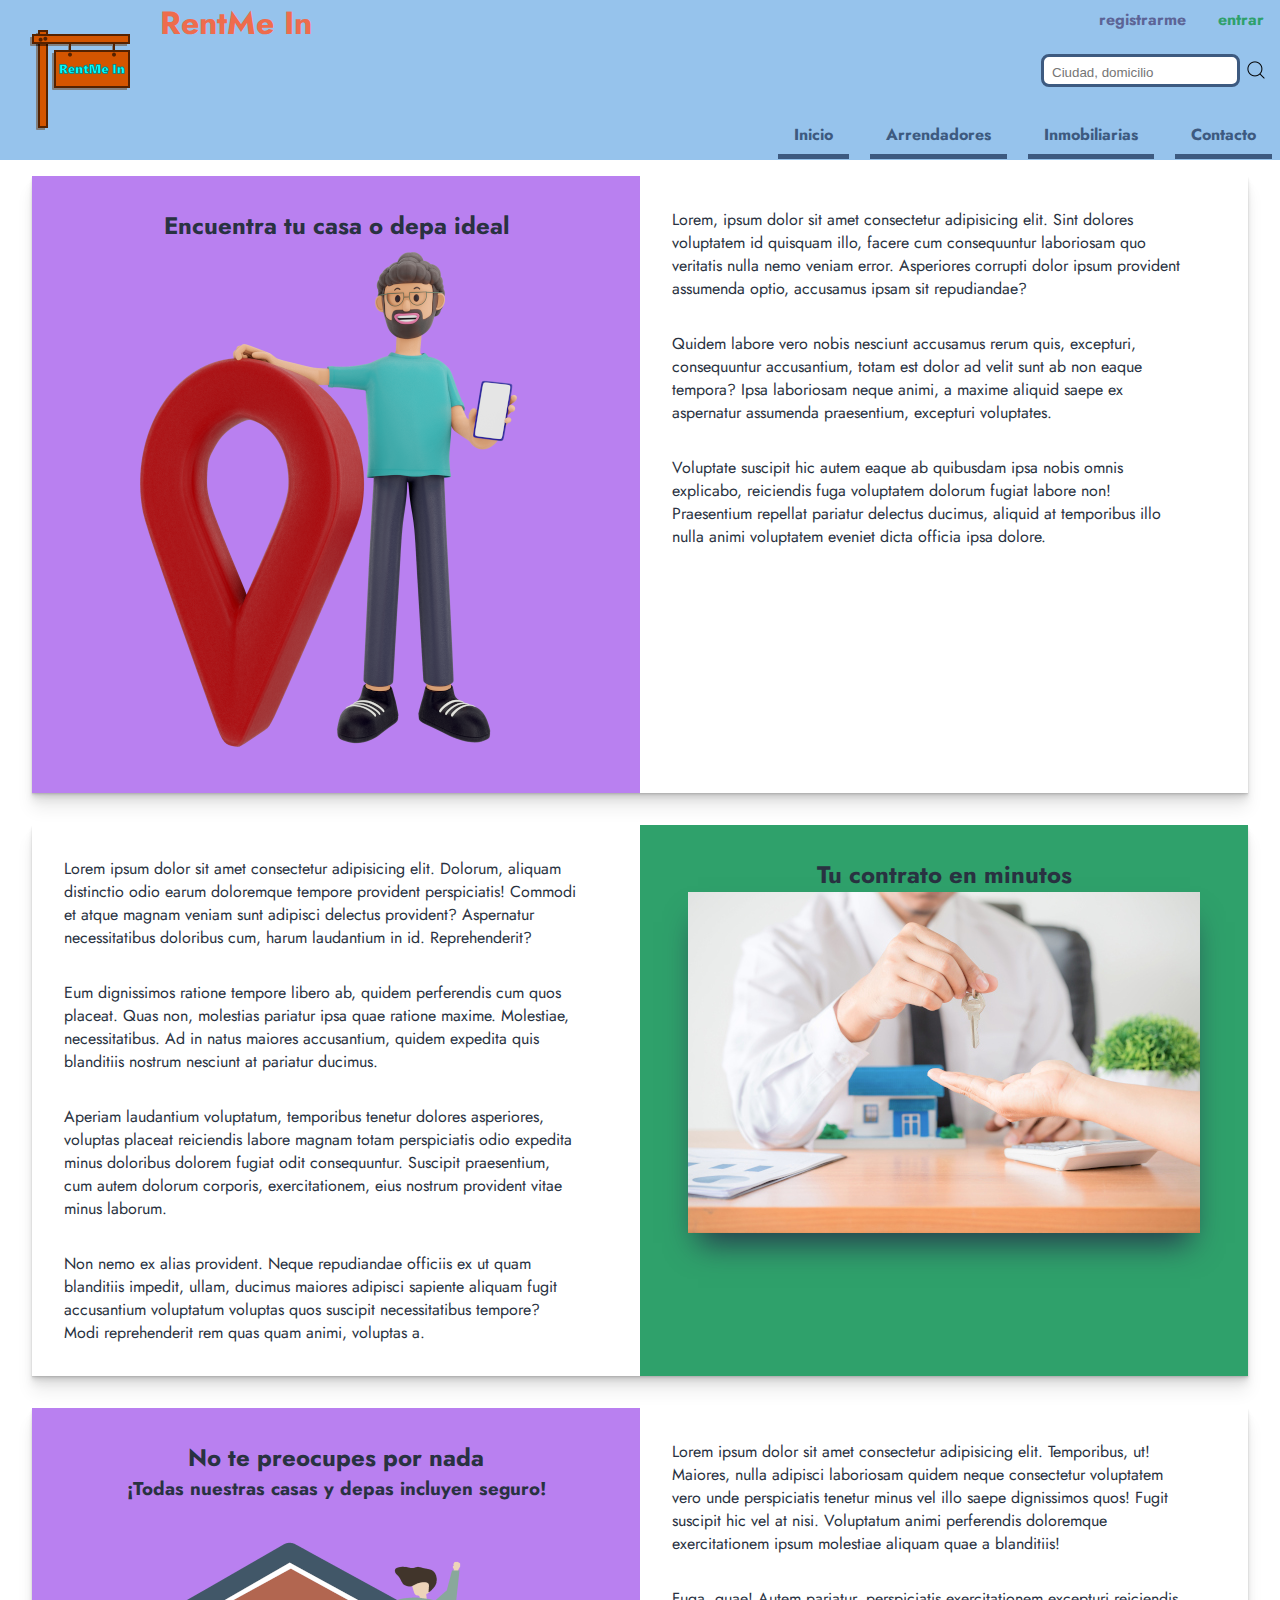
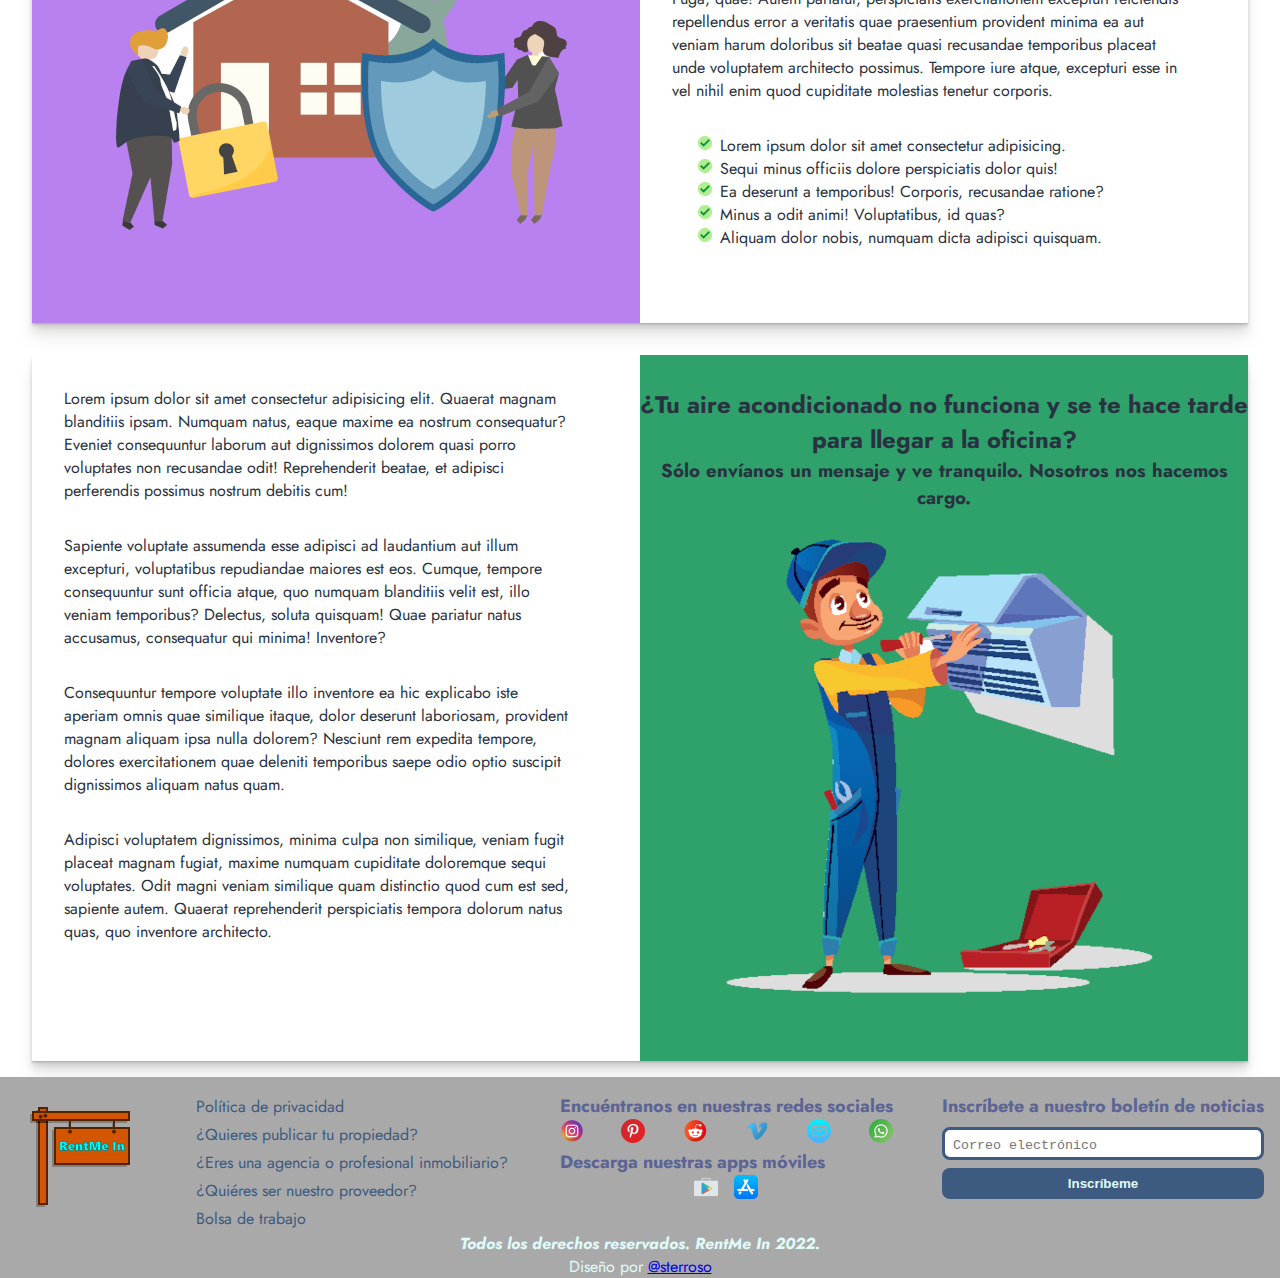
<file: pages/inquilinos.html>
<!DOCTYPE html>
<html lang="es">

<head>
    <meta charset="UTF-8">
    <meta http-equiv="X-UA-Compatible" content="IE=edge">
    <meta name="viewport" content="width=device-width, initial-scale=1.0">
    <title>RentMe In :: Inquilinos</title>
    <link rel="stylesheet" href="../css/style.css">
</head>

<body>
    <!-- Bloque de header (encabezado) -->
    <header>
        <!-- Sub-bloque izquierdo del encabezado -->
        <div class="header__left">
            <a href="../index.html">
                <picture class="header__logo-container">
                    <img src="../img/logo_128x128_transparent.png" alt="RentMe In Logo">
                </picture>
            </a>
        </div>

        <!-- Sub-bloque derecho del encabezado -->
        <div class="header__right">
            <!-- Sub-bloque superior derecho del encabezado (título, registro, login y búsqueda) -->
            <div class="header__upper-right">
                <!-- Área de marca (nombre de la marca, slogan, lema, etc.) -->
                <div class="header__brand-area">
                    <h1 class="header__title"><a href="../index.html">RentMe In</a></h1>
                </div>

                <!-- Área de acceso (registro + entrar / usuario + salir) -->
                <div class="header__login-area">
                    <!-- Menú de acceso -->
                    <p class="header__signup"><a href="#">registrarme</a></p>
                    <p class="header__login"><a href="login.html">entrar</a></p>
                </div>

                <!-- Área de búsqueda (formulario de búsqueda) -->
                <div class="header__search-area">
                    <form action="#" method="post" id="search-form" name="search-form">
                        <fieldset>
                            <input type="search" name="search-text" id="search-text" placeholder="Ciudad, domicilio">
                            <input type="submit" value="Buscar">
                        </fieldset>
                    </form>
                </div>
            </div>

            <!-- Sub-bloque inferior derecho del encabezado (menú principal) -->
            <div class="header__lower-right">
                <nav>
                    <ul class="header__main-menu">
                        <li class="header__main-menu-item"><a href="../index.html">Inicio</a></li>
                        <li class="header__main-menu-item"><a href="arrendadores.html">Arrendadores</a></li>
                        <li class="header__main-menu-item"><a href="inmobiliarias.html">Inmobiliarias</a></li>
                        <li class="header__main-menu-item"><a href="contacto.html">Contacto</a></li>
                    </ul>
                </nav>
            </div>
        </div>
    </header>

    <!-- Contenido principal -->
    <main>
        <!-- Fácil de encontrar tu casa o departamento ideal. -->
        <div class="main__section-container">
            <div class="main__section-aside-container">
                <h2>Encuentra tu casa o depa ideal</h2>

                <picture class="main__section-aside-picture">
                    <img src="../img/mr-tenant.png" alt="Mr. Iquilino">
                </picture>
            </div>

            <div class="main__section-text-container">
                <section>
                    <p>Lorem, ipsum dolor sit amet consectetur adipisicing elit. Sint dolores voluptatem id quisquam
                        illo, facere cum consequuntur laboriosam quo veritatis nulla nemo veniam error. Asperiores
                        corrupti
                        dolor ipsum provident assumenda optio, accusamus ipsam sit repudiandae?</p>
                    <p>Quidem labore vero nobis nesciunt accusamus rerum quis, excepturi, consequuntur accusantium,
                        totam est dolor ad velit sunt ab non eaque tempora? Ipsa laboriosam neque animi, a maxime
                        aliquid
                        saepe ex aspernatur assumenda praesentium, excepturi voluptates.</p>
                    <p>Voluptate suscipit hic autem eaque ab quibusdam ipsa nobis omnis explicabo, reiciendis fuga
                        voluptatem dolorum fugiat labore non! Praesentium repellat pariatur delectus ducimus, aliquid at
                        temporibus illo nulla animi voluptatem eveniet dicta officia ipsa dolore.</p>
                </section>
            </div>
        </div>

        <!-- Contrato rápido. -->
        <div class="main__section-container">
            <div class="main__section-aside-container">
                <h2>Tu contrato en minutos</h2>

                <picture class="main__section-aside-picture">
                    <img src="../img/lease-contract.jpg" class="main__photo"
                        alt="Asesor inmobiliario entregando contrato a inqilino.">
                </picture>
            </div>

            <div class="main__section-text-container">
                <section>
                    <p>Lorem ipsum dolor sit amet consectetur adipisicing elit. Dolorum, aliquam distinctio odio earum
                        doloremque tempore provident perspiciatis! Commodi et atque magnam veniam sunt adipisci delectus
                        provident? Aspernatur necessitatibus doloribus cum, harum laudantium in id. Reprehenderit?</p>
                    <p>Eum dignissimos ratione tempore libero ab, quidem perferendis cum quos placeat. Quas non,
                        molestias pariatur ipsa quae ratione maxime. Molestiae, necessitatibus. Ad in natus maiores
                        accusantium, quidem expedita quis blanditiis nostrum nesciunt at pariatur ducimus.</p>
                    <p>Aperiam laudantium voluptatum, temporibus tenetur dolores asperiores, voluptas placeat reiciendis
                        labore magnam totam perspiciatis odio expedita minus doloribus dolorem fugiat odit consequuntur.
                        Suscipit praesentium, cum autem dolorum corporis, exercitationem, eius nostrum provident vitae
                        minus laborum.</p>
                    <p>Non nemo ex alias provident. Neque repudiandae officiis ex ut quam blanditiis impedit, ullam,
                        ducimus maiores adipisci sapiente aliquam fugit accusantium voluptatum voluptas quos suscipit
                        necessitatibus tempore? Modi reprehenderit rem quas quam animi, voluptas a.</p>
                </section>
            </div>
        </div>

        <!-- Todo está asegurado. -->
        <div class="main__section-container">
            <div class="main__section-aside-container">
                <hgroup>
                    <h2>No te preocupes por nada</h2>
                    <h3>¡Todas nuestras casas y depas incluyen seguro!</h3>
                </hgroup>

                <picture class="main__section-aside-picture">
                    <img src="../img/house-insurance.png" alt="Ilustración de seguro de casa.">
                </picture>
            </div>

            <div class="main__section-text-container">
                <section>
                    <p>Lorem ipsum dolor sit amet consectetur adipisicing elit. Temporibus, ut! Maiores, nulla adipisci
                        laboriosam quidem neque consectetur voluptatem vero unde perspiciatis tenetur minus vel illo
                        saepe dignissimos quos! Fugit suscipit hic vel at nisi. Voluptatum animi perferendis doloremque
                        exercitationem ipsum molestiae aliquam quae a blanditiis!</p>
                    <p>Fuga, quae! Autem pariatur, perspiciatis exercitationem excepturi reiciendis repellendus error
                        a veritatis quae praesentium provident minima ea aut veniam harum doloribus sit beatae quasi
                        recusandae temporibus placeat unde voluptatem architecto possimus. Tempore iure atque, excepturi
                        esse in vel nihil enim quod cupiditate molestias tenetur corporis.</p>

                    <ul class="main__lessors-checklist">
                        <li>Lorem ipsum dolor sit amet consectetur adipisicing.</li>
                        <li>Sequi minus officiis dolore perspiciatis dolor quis!</li>
                        <li>Ea deserunt a temporibus! Corporis, recusandae ratione?</li>
                        <li>Minus a odit animi! Voluptatibus, id quas?</li>
                        <li>Aliquam dolor nobis, numquam dicta adipisci quisquam.</li>
                    </ul>
                </section>
            </div>
        </div>

        <!-- Tenemos proveedores de reparaciones y mantenimiento. -->
        <div class="main__section-container">
            <div class="main__section-aside-container">
                <hgroup>
                    <h2>¿Tu aire acondicionado no funciona y se te hace tarde para llegar a la oficina?</h2>
                    <h3>Sólo envíanos un mensaje y ve tranquilo. Nosotros nos hacemos cargo.</h3>
                </hgroup>

                <picture class="main__section-aside-picture">
                    <img src="../img/ac-repair.png" alt="Técnico reparando el aire acondicionado.">
                </picture>
            </div>

            <div class="main__section-text-container">
                <section>
                    <p>Lorem ipsum dolor sit amet consectetur adipisicing elit. Quaerat magnam blanditiis ipsam. Numquam
                        natus, eaque maxime ea nostrum consequatur? Eveniet consequuntur laborum aut dignissimos dolorem
                        quasi porro voluptates non recusandae odit! Reprehenderit beatae, et adipisci perferendis
                        possimus nostrum debitis cum!</p>
                    <p>Sapiente voluptate assumenda esse adipisci ad laudantium aut illum excepturi, voluptatibus
                        repudiandae maiores est eos. Cumque, tempore consequuntur sunt officia atque, quo numquam
                        blanditiis velit est, illo veniam temporibus? Delectus, soluta quisquam! Quae pariatur natus
                        accusamus, consequatur qui minima! Inventore?</p>
                    <p>Consequuntur tempore voluptate illo inventore ea hic explicabo iste aperiam omnis quae similique
                        itaque, dolor deserunt laboriosam, provident magnam aliquam ipsa nulla dolorem? Nesciunt rem
                        expedita tempore, dolores exercitationem quae deleniti temporibus saepe odio optio suscipit
                        dignissimos aliquam natus quam.</p>
                    <p>Adipisci voluptatem dignissimos, minima culpa non similique, veniam fugit placeat magnam fugiat,
                        maxime numquam cupiditate doloremque sequi voluptates. Odit magni veniam similique quam
                        distinctio quod cum est sed, sapiente autem. Quaerat reprehenderit perspiciatis tempora dolorum
                        natus quas, quo inventore architecto.</p>
                </section>
            </div>
        </div>
    </main>

    <!-- Bloque footer (pié de página) -->
    <footer>
        <!-- Fila superior del pié de página. -->
        <div class="footer__top-row">
            <!-- Columna para el logotipo. -->
            <div class="footer__column">
                <a href="../index.html">
                    <picture class="footer__logo-container">
                        <img src="../img/logo_128x128_transparent.png" alt="RentMe In Logo">
                    </picture>
                </a>
            </div>

            <!-- Columna para el menú del pié de página. -->
            <div class="footer__column">
                <ul class="footer__bottom-menu">
                    <li class="footer__bottom-menu-item"><a href="#">Política de privacidad</a></li>
                    <li class="footer__bottom-menu-item"><a href="#">¿Quieres publicar tu propiedad?</a></li>
                    <li class="footer__bottom-menu-item"><a href="#">¿Eres una agencia o profesional inmobiliario?</a>
                    </li>
                    <li class="footer__bottom-menu-item"><a href="#">¿Quiéres ser nuestro proveedor?</a></li>
                    <li class="footer__bottom-menu-item"><a href="#">Bolsa de trabajo</a></li>
                </ul>
            </div>

            <!-- Columna para redes sociales, correo electrónico y apps móviles. -->
            <div class="footer__column">
                <h2 class="footer__footer-section-title">Encuéntranos en nuestras redes sociales</h2>
                <ul class="footer__social-media-list">
                    <!-- Instagram -->
                    <li class="footer__social-media-list-item">
                        <a href="#" target="_blank"><img src="../img/005-instagram.png" alt="Instagram: RentMe In"></a>
                    </li>

                    <!-- Pinterest -->
                    <li class="footer__social-media-list-item">
                        <a href="#" target="_blank"><img src="../img/001-pinterest.png" alt="Pinterest: RentMe In"></a>
                    </li>

                    <!-- Reddit -->
                    <li class="footer__social-media-list-item">
                        <a href="#" target="_blank"><img src="../img/003-reddit.png" alt="Reddit: RentMe In"></a>
                    </li>

                    <!-- Vimeo -->
                    <li class="footer__social-media-list-item">
                        <a href="#" target="_blank"><img src="../img/004-vimeo.png" alt="Vimeo: RentMe In"></a>
                    </li>

                    <!-- E-mail -->
                    <li class="footer__social-media-list-item">
                        <a href="mailto:sergio.terroso@gmail.com"><img src="../img/006-email.png"
                                alt="E-mail to RentMe In"></a>
                    </li>

                    <!-- WhatsApp -->
                    <li class="footer__social-media-list-item">
                        <a href="#" target="_blank"><img src="../img/002-whatsapp.png" alt="Mensaje por WhatsApp"></a>
                    </li>
                </ul>

                <h2 class="footer__footer-section-title">Descarga nuestras apps móviles</h2>
                <ul class="footer__mobile-apps-list">
                    <li class="footer__mobile-apps-list-item">
                        <a href="#" target="_blank"><img src="../img/007-playstore.png"
                                alt="Google Play: RentMe In App"></a>
                    </li>
                    <li class="footer__mobile-apps-list-item">
                        <a href="#" target="_blank"><img src="../img/008-app-store.png"
                                alt="Apple App Store: RentMe In App"></a>
                    </li>
                </ul>
            </div>

            <!-- Columna para formulario de subscripción al newsletter. -->
            <div class="footer__column">
                <h3 class="footer__footer-section-title">Inscríbete a nuestro boletín de noticias</h3>
                <form action="#" id="footer__newsletter-subscription-form" method="post">
                    <div class="footer__newsletter-form-field-group">
                        <input type="email" name="email" id="newsletter-subscription-form-input-email"
                            placeholder="Correo electrónico">
                    </div>
                    <div class="footer__newsletter-form-field-group">
                        <input type="submit" value="Inscríbeme">
                    </div>
                </form>
            </div>
        </div>

        <!-- Fila inferior del pié de página -->
        <div class="footer__bottom-row">
            <h3 class="footer__copyright">Todos los derechos reservados. RentMe In 2022.</h3>
            <p class="footer__design-by">Diseño por <a href="mailto:sergio.terroso@gmail.com">@sterroso</a></p>
        </div>
    </footer>
</body>

</html>
</file>
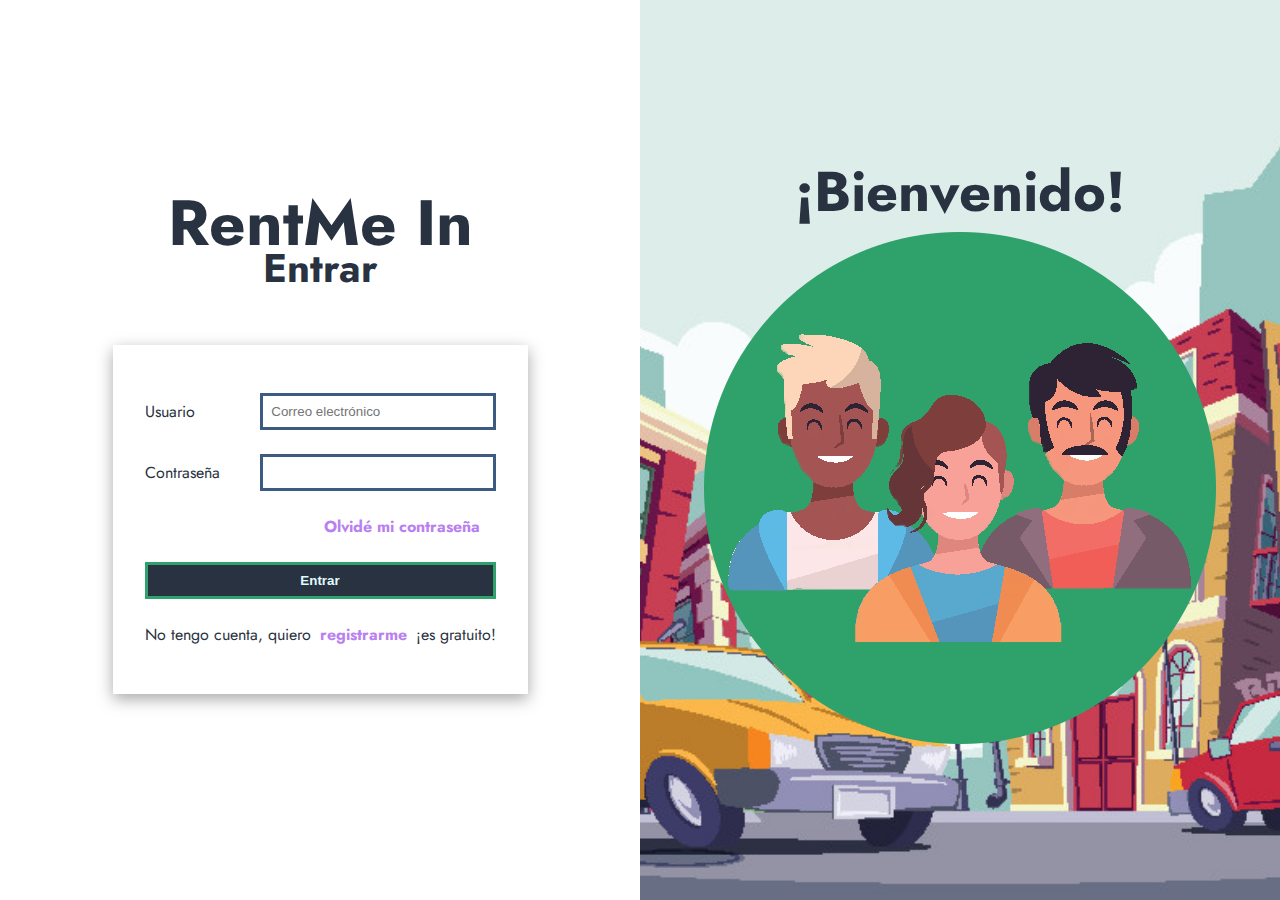
<file: pages/login.html>
<!DOCTYPE html>
<html lang="en">
<head>
    <meta charset="UTF-8">
    <meta http-equiv="X-UA-Compatible" content="IE=edge">
    <meta name="viewport" content="width=device-width, initial-scale=1.0">
    <title>RentMe In :: Entrar</title>
    <link rel="stylesheet" href="../css/style.css">
</head>
<body>
    <main>
        <div class="main__login-container">
            <!-- Contenedor del formulario de ingreso. -->
            <div class="main__login-form-container">
                <hgroup>
                    <h2 class="main__login-title">RentMe In</h2>
                    <h3 class="main__login-subtitle">Entrar</h3>
                </hgroup>

                <form action="#" class="main__login-form" id="login-form" method="post">
                    <div class="main__login-form-input-group">
                        <label for="user-email">Usuario</label>
                        <input type="email" name="user-email" id="user-email" placeholder="Correo electrónico" required>
                    </div>

                    <div class="main__login-form-input-group">
                        <label for="user-password">Contraseña</label>
                        <input type="password" name="user-password" id="user-password" required>
                    </div>

                    <div class="main__login-forgot-password-container">
                        <p><a href="#">Olvidé mi contraseña</a></p>
                    </div>

                    <div class="main__login-form-submit-row">
                        <input type="submit" value="Entrar">
                    </div>

                    <div class="main__login-form-signup-container">
                        <p>No tengo cuenta, quiero <a href="#">registrarme</a> ¡es gratuito!</p>
                    </div>
                </form>
            </div>

            <!-- Contendor del aside de la página de ingreso. -->
            <div class="main__login-aside-container">
                <h3 class="main__login-aside-title">¡Bienvenido!</h3>

                <picture class="main__login-aside-picture">
                    <img src="../img/users.png" alt="¡Felices usuarios registrados!">
                </picture>
            </div>
        </div>
    </main>
</body>
</html>
</file>
<file: css/style.css>
/* Importar fuentes de Google Fonts en un sólo lugar para asegurar uniformidad. */
@import url('https://fonts.googleapis.com/css2?family=Candal&display=swap');
@import url('https://fonts.googleapis.com/css2?family=Jost:ital,wght@0,300;0,400;0,500;0,700;1,300;1,400;1,500;1,700&display=swap');
@import url('https://fonts.googleapis.com/css2?family=Padauk:wght@400;700&display=swap');

* {
    box-sizing: border-box;

    /* Reset */
    margin: 0;
    padding: 0;
}

/* Variables globales para mantener uniformidad de colores. */
:root {
    --clear-color: #e0fbfc;
    --text-color: #293241;
    --aux-color-1: #ee6c4d;
    --aux-color-2: #b980f0;
    --accent-color-1: #3d5a80;
    --accent-color-2: #5c6496;
    --accent-color-3: #2fa16b;
    --background-header: #96c3ec;
    --background-main: #ffffff;
    --background-footer: #a9a9a9;
    --contact-form-bg: #96c3ec;
    --contact-form-fg: #112b3c;
    --contact-form-accent-1: #f66b0e;
    --contact-form-accent-2: #205375;
}

/* Reglas generales para todo el cuerpo del html. */
body {
    font-family: Jost, Candal, 'Segoe UI', Tahoma, Geneva, Verdana, sans-serif;
    background-color: white;
    color: var(--text-color);
    display: flex;
    flex-flow: column nowrap;
}

/*******************************************************************************

    Elementos dentro del Bloque <header>

*******************************************************************************/

/* El bloque header en general. */
header {
    display: flex;
    flex-flow: row wrap;
    width: 100%;
    min-width: 350px;
    height: calc(128px + 2rem);
    background-color: var(--background-header);
}

/* Área izquierda del encabezado (para el logotipo) */
.header__left {
    flex: 0 0 calc(128px + 2rem);
    padding: 1rem;
}

/* Área derecha del encabezado (título e interacción del usuario: registro, login, búsqueda y menú principal) */
.header__right {
    flex: 1 1 50%;
    display: flex;
    flex-flow: column nowrap;
    justify-content: flex-start;
    align-content: stretch;
}

/* Área superior derecha del encabezado (título, registro, login y búsqueda) */
.header__upper-right {
    /* background-color: transparent; */
    flex: 0 0 50%;
    display: flex;
    flex-flow: row wrap;
    justify-content: space-between;
}

/* Área de marca: (nombre de marca, lema, slogan, etc) */
.header__brand-area {
    flex: 2 2 50%;
    min-width: 200px;
}

/* Quitar el subrayado del link del título principal. */
.header__title a {
    text-decoration: none;
}

/* Título principal (nombre de la marca) del sitio. */
.header__title, .header__title a:link, .header__title a:active, .header__title a:visited {
    color: var(--aux-color-1);
}

/* Área de acceso (signup, login / nombre del usuario, logout) */
.header__login-area {
    flex: 1 1 35%;
    display: flex;
    flex-flow: row nowrap;
    justify-content: flex-end;
    align-items: stretch;
    padding: 0.5rem 0 0;
}

/* Ítem del menú de acceso */
.header__signup, .header__login {
    font-weight: bold;
}

/* Aspecto, en general, de las ligas del menú de acceso */
.header__signup a, .header__login a {
    text-decoration: none;
    padding: 0 1rem;
}

/* Las ligas de menú acceso, cuando están activas, se ven igual al hover. */
.header__signup a:active, .header__login a:active {
    color: white;
    background-color: var(--aux-color-1);
}

/* Aspecto de la liga de registro (siempre debe ser violeta). */
.header__signup a:link, .header__signup a:visited {
    color: var(--accent-color-2);
}

/* Aspecto de la liga de entrada (siempre debe ser verde). */
.header__login a:link, .header__login a:visited {
    color: var(--accent-color-3);
}

/* Aspecto de las ligas del menú acceso cuando el puntero pasa sobre ellas. */
.header__signup a:hover, .header__login a:hover {
    color: white;
    background-color: var(--aux-color-1);
}

/* Área de búsqueda */
.header__search-area {
    flex: 1 1 15%;
    display: flex;
    flex-flow: row nowrap;
    justify-content: flex-end;
    padding: 0.5rem 0.5rem 0;
}

/* Fieldset del área de búsqueda */
#search-form fieldset {
    display: flex;
    border: none;
}

/* Aspecto del campo de búsqueda. */
#search-form input[type='search'] {
    border: solid medium var(--accent-color-1);
    border-radius: 0.5rem;
    padding: 0.5rem 0.5rem 0.25rem;
}

/* Aspecto del botón enviar. */
#search-form input[type='submit'] {
    border: none;
    background-color: transparent;
    background-image: url(../img/001-magnifying-glass.png);
    background-position: center;
    background-repeat: no-repeat;
    background-clip: content-box;
    color: transparent;
    margin: 0;
    padding: 0;
    width: 32px;
    height: 32px;
    content: '';
}

/* Área inferior derecha del encabezado (contenedor del menú principal). */
.header__lower-right {
    flex: 1 1 50%;
    display: flex;
    flex-flow: row wrap;
    justify-content: flex-end;
    align-items: flex-end;
}

/* Elemento <ul> que contiente las opciones del menú principal. */
.header__main-menu {
    padding: 0 0 0.75rem;
}

/* Elemento <li> para cada uno de las opciones del menú principal. */
.header__main-menu-item {
    display: inline-block;
    font-weight: bold;
    margin: 0 0.5rem 0.5rem;
}

/* Aspecto general de las ligas del menú principal. */
.header__main-menu-item a {
    text-decoration: none;
    padding: 0.5em 1em 0.5rem;
    border-bottom: solid thick var(--accent-color-1);
}

/* Aspecto de las ligas del menú principal antes de ser visitadas. */
.header__main-menu-item a:link {
    color: var(--accent-color-1);
}

/* Aspecto de las ligas del menú principal después de ser visitadas. */
.header__main-menu-item a:visited {
    color: var(--accent-color-1)
}

/* Aspecto de las ligas del menú principal al pasar el puntero o estar activas. */
.header__main-menu-item a:hover, .header__main-menu-item a:active {
    font-family: Jost, Calibri, Arial, Helvetica, sans-serif;
    background-color: var(--aux-color-1);
    color: white;
    border-radius: 0.5rem 0.5rem 0 0;
}


/*******************************************************************************

    Elementos del bloque <main> 

*******************************************************************************/

/* El bloque main en general. */
main {
    display: flex;
    flex-flow: column nowrap;
    justify-content: flex-start;
    align-content: stretch;
    column-gap: 1rem;
    background-color: var(--background-main);
}

/* Contenedor del mapa (ser requiere acceso al API de Google Maps) */
.main__map-container {
    width: 100%;
    height: 600px;
    background-image: url('../img/map_background.jpg');
    background-position: center;
    background-repeat: no-repeat;
    background-clip: content-box;
    margin: 0;
    padding: 0;
}

/* Área de filtros de búsqueda de propiedades. */
.main__filters-container {
    background-color: var(--aux-color-1);
}

/* Disposición de los bloques de campos dentro de la forma */
#main__filters-form {
    display: flex;
    flex-flow: row wrap;
    justify-content: space-between;
    align-content: stretch;
    padding: 1rem 1rem;
}

/* Etiquetas en negritas. */
#main__filters-form label {
    font-weight: bold;
    color: var(--accent-color-1);
}

/* Botón "Aplicar Filtros" */
#main__filters-form input[type='submit'] {
    padding: 0.25rem 0.5rem;
    border: solid medium var(--accent-color-1);
    border-radius: 0.5rem;
    font-weight: bold;
    background-color: var(--accent-color-3);
    color: var(--clear-color);
    text-transform: capitalize; /* Poner mayúsculas en cada palabra. */
}

/* Sliders */
#main__filters-form input[type='range'] {
    accent-color: var(--accent-color-1);
    color: var(--aux-color-2);
}

/* Lista de selección */
#main__filters-form select {
    border: solid medium var(--accent-color-1);
    padding: 0.25rem 0.5rem;
    border-radius: 0.5rem;
    font-weight: bold;
}

#main__filters-form div {
    display: flex;
    flex-flow: column nowrap;
    justify-content: center;
    align-content: stretch;
    align-items: center;
}

/* Contenedores de las secciones. */
.main__section-container {
    display: flex;
    margin: 1rem 2rem;
    box-shadow: rgba(0, 0, 0, 0.07) 0px 1px 1px, rgba(0, 0, 0, 0.07) 0px 2px 2px, rgba(0, 0, 0, 0.07) 0px 4px 4px, rgba(0, 0, 0, 0.07) 0px 8px 8px, rgba(0, 0, 0, 0.07) 0px 16px 16px;
}

/* Section impar. */
.main__section-container:nth-child(odd) {
    flex-flow: row wrap;
    justify-content: flex-start;
    align-content: stretch;
}

/* Section par. */
.main__section-container:nth-child(even) {
    flex-flow: row-reverse wrap;
    justify-content: flex-start;
    align-content: stretch;
}

/* Contenedor de los asides dentro de los contenedores de las secciones. */
.main__section-aside-container {
    display: flex;
    flex-flow: column nowrap;
    flex: 1 1 50%;
    justify-content: flex-start;
    align-content: stretch;
    align-items: center;
    padding: 2rem 0;
}

/* Alineación de títulos dentro de los asides. */
.main__section-aside-container h2, .main__section-aside-container h3 {
    text-align: center;
}

/* Fondo del aside en containders impares. */
.main__section-container:nth-child(odd) .main__section-aside-container {
    background-color: var(--aux-color-2);
}

/* Fondo del aside en containders pares. */
.main__section-container:nth-child(even) .main__section-aside-container {
    background-color: var(--accent-color-3);
}

/* Contenedor del texto dentro de los contenedores de las secciones. */
.main__section-text-container {
    flex: 1 1 50%;
    padding: 0 2rem 2rem;
}

/* Párrafos dentro del section. */
section p {
    text-justify: distribute;
    margin-top: 2rem;
    margin-right: 2rem;
}

.main__photo {
    box-shadow: rgb(38, 57, 77) 0px 20px 30px -10px;
}

/* Tabla de planes. */
.main__plans-table {
    margin-top: 2rem;
}

/* Lista de verificación de documentos. */
.main__lessors-checklist {
    margin-top: 2rem;
    margin-left: 3rem;
    list-style: url('../img/check-mark.png');
}

/* Contenedor de testimonios. */
.main__testimonials-container {
    display: flex;
    flex-flow: column nowrap;
    justify-content: flex-start;
    align-content: stretch;
}

/* Testionio individual. */
.main__testimonial-item {
    max-width: 400px;
    font-family: 'Times New Roman', Times, serif;
    margin-top: 3rem;
    box-shadow: rgba(0, 0, 0, 0.45) 0px 25px 20px -20px;
    padding-bottom: 1.5rem;
}

/* Alineación de los testimonios pares */
.main__testimonial-item:nth-child(even) {
    align-self: flex-end;
}

/* El primer testimonio no tiene margen superior. */
.main__testimonial-item:first {
    margin-top: 0;
}

/* Título del testimonio. */
.main__testimonial-title {
    font-style: italic;
    color: var(--accent-color-1);
    text-align: center;
}

/* Texto del testimonio. */
.main__testimonial-text {
    margin: 1rem auto 0;
    text-align: center;
}

/* Autor del testimonio. */
.main__testimonial-author {
    font-style: italic;
    text-align: end;
    margin-top: 0;
}

/* Antes del nombre de cada autor del testimonio. */
.main__testimonial-author::before {
    content: '-- ';
}

/* Contenedores de los botones "Leer más..." y "¡Quiero registrarme ahora!" */
.main__signup-now-button, .main__read-more-button {
    margin-top: 2rem;
}

/* Botones "Leer más..." y "¡Quiero registrarme ahora!" */
.main__signup-now-button > button, .main__read-more-button > button {
    border-radius: 0.5rem;
    padding: 0.5rem 1rem;
}

/* Ligas de los botones "Leer más..." y "¡Quiero registrarme ahora!" */
.main__signup-now-button > button > a, .main__read-more-button > button > a {
    text-decoration: none;
    font-weight: bold;
    font-style: italic;
}

/* Color de la liga del botón "Leer más..." */
.main__read-more-button > button > a {
    color: var(--accent-color-3);
}

/* Color de la liga del botón "¡Quiero registrarme ahora!" */
.main__signup-now-button > button > a {
    color: var(--accent-color-2);
}

/* Colores del botón "Leer más..." */
.main__read-more-button > button {
    border: medium solid var(--accent-color-3);
}

/* Colores del botón "¡Quiero registrarme ahora!" */
.main__signup-now-button > button {
    border: medium solid var(--accent-color-2);
}


/*******************************************************************************

    Página y formulario de acceso

*******************************************************************************/

/* Contenedor de página de acceso */
.main__login-container {
    display: flex;
    flex-flow: row wrap-reverse;
    justify-content: center;
    align-content: stretch;
    align-items: center;
    height: 100vh;
}

/* Contenedor del formulario de ingreso. */
.main__login-form-container {
    flex: 1 1 50%;
    height: 100%;
    display: flex;
    flex-flow: column nowrap;
    justify-content: center;
    align-items: center;
}

/* Título del formulario de ingreso. */
.main__login-title {
    text-align: center;
    font-size: 4rem;
    line-height: 2rem;
    color: var(--text-color);
}

/* Sutítulo del formulario de ingreso. */
.main__login-subtitle {
    text-align: center;
    font-size: 2.5rem;
}

/* Formulario de ingreso. */
#login-form {
    margin-top: 3rem;
    max-width: fit-content;
    padding: 3rem 2rem;
    display: flex;
    flex-flow: column nowrap;
    justify-content: flex-start;
    align-content: stretch;
    color: var(--text-color);
    row-gap: 1.5rem;
    box-shadow: rgba(0, 0, 0, 0.35) 0px 5px 15px;
}

/* Fila de campos de ingreso. */
.main__login-form-input-group {
    display: flex;
    flex-flow: row wrap;
    justify-content: space-between;
    align-content: stretch;
}

/* Etiquetas campo de ingreso. */
.main__login-form-input-group label {
    flex: 0 0 33%;
    align-self: center;
}

/* Campos de ingreso. */
.main__login-form-input-group input[type='email'], .main__login-form-input-group input[type='password'] {
    flex: 1 1 67%;
    border: medium solid var(--accent-color-1);
    padding: 0.5rem;
}

/* Campos de ingreso cuando obtienen el foco o pasa encima el puntero del mouse. */
.main__login-form-input-group input[type='email']:focus, 
.main__login-form-input-group input[type='email']:hover,
.main__login-form-input-group input[type='password']:focus,
.main__login-form-input-group input[type='password']:hover {
    border: medium solid var(--aux-color-1);
}

/* Contenedor de liga "Olvidé mi contraseña". */
.main__login-forgot-password-container {
    text-align: end;
}

/* Liga "Olvidé mi contraseña". */
.main__login-forgot-password-container > p > a,
.main__login-forgot-password-container > p > a:link {
    text-decoration: none;
    font-weight: bold;
    padding: 0.5rem 1rem;
    color: var(--aux-color-2);
}

/* Liga "Olvidé mi contraseña" cuando ha sido visitado. */
.main__login-forgot-password-container > p > a:visited {
    background-color: transparent;
    color: var(--aux-color-2);
}

/* Liga "Olvidé mi contraseña" cuando obtiene el foco, pasa el mouse encima o está activo. */
.main__login-forgot-password-container > p > a:focus,
.main__login-forgot-password-container > p > a:hover,
.main__login-forgot-password-container > p > a:active {
    background-color: var(--aux-color-2);
    color: var(--clear-color);
}

/* Contenedor del botón "Entrar". */
.main__login-form-submit-row {
    display: flex;
    flex-flow: column nowrap;
    justify-content: flex-start;
    align-content: stretch;
}

/* Aspecto del botón "Entrar". */
.main__login-form-submit-row input[type='submit'] {
    padding: 0.5rem 1rem;
    font-weight: bold;
    color: var(--clear-color);
    background-color: var(--text-color);
    border: medium solid var(--accent-color-3);
}

/* Aspecto del botón "Entrar" cuando obtiene el foco o pasa encima el puntero del mouse. */
.main__login-form-submit-row input[type='submit']:hover,
.main__login-form-submit-row input[type='submit']:focus {
    background-color: var(--accent-color-3);
    border: medium solid var(--text-color);
}

/* Contenedor del aside de ingreso. */
.main__login-aside-container {
    flex: 1 1 50%;
    height: 100%;
    display: flex;
    flex-flow: column nowrap;
    justify-content: center;
    align-content: stretch;
    align-items: center;
    background-image: url('../img/bg-login.jpg');
    background-repeat: no-repeat;
    background-position: center center;
    background-size: cover;
}

/* Título del aside de ingreso. */
.main__login-aside-title {
    font-size: 3.5rem;
    color: var(--text-color);
}

/* Contenedor del texto de registro. */
.main__login-form-signup-container {
    text-align: center;
}

/* Liga "registrarme". */
.main__login-form-signup-container > p > a,
.main__login-form-signup-container > p > a:link {
    text-decoration: none;
    font-weight: bold;
    color: var(--aux-color-2);
    padding: 0.25rem 0.25rem;
}

/* Liga "registrarme" una vez visitada. */
.main__login-form-signup-container > p > a:visited {
    color: var(--aux-color-2);
}

/* Liga "registrarme" cuando pasa el punter del mouse encima, obtiene el foco o está activa. */
.main__login-form-signup-container > p > a:hover,
.main__login-form-signup-container > p > a:focus,
.main__login-form-signup-container > p > a:active {
    background-color: var(--aux-color-2);
    color: var(--clear-color);
}


/*******************************************************************************

    Formulario de Contacto

*******************************************************************************/

/* Contenedor del formulario de contacto */
.main__contact-form-container {
    background-image: url("../img/bg_contact-main_right.jpg");
    background-position-x: left;
    background-position-y: top;
    background-repeat: no-repeat;
    background-size: cover;
    display: flex;
    flex-flow: column nowrap;
    justify-content: flex-start;
    align-content: space-around;
    padding: 2rem 0;
}

/* Título del formulario. */
.main__contact-form-header {
    font-family: 'Times New Roman', Times, serif;
    font-style: italic;
    margin: 1rem 2rem;
}

/* Título del formulario. */
.main__contact-form-title {
    font-size: 2rem;
}

/* Subtítulo del formulario. */
.main__contact-form-subtitle {
    color: var(--contact-form-accent-1);
}

/* Aspecto general del formulario. */
#contact-form {
    font-family: Padauk, Arial, Helvetica, sans-serif;
    font-size: large;
    width: 600px;
    min-width: 400px;
    padding: 2rem 1rem;
    color: var(--contact-form-fg);
    margin: 1rem 2rem;
    box-shadow: rgba(0, 0, 0, 0.25) 0px 54px 55px, rgba(0, 0, 0, 0.12) 0px -12px 30px, rgba(0, 0, 0, 0.12) 0px 4px 6px, rgba(0, 0, 0, 0.17) 0px 12px 13px, rgba(0, 0, 0, 0.09) 0px -3px 5px;
}


#contact-form fieldset {
    display: flex;
    flex-flow: column nowrap;
    justify-content: flex-start;
    align-content: stretch;
    row-gap: 1rem;
    border: medium solid var(--contact-form-accent-2);
    /* border-radius: 1em; */
}

#contact-form fieldset legend {
    font-weight: bold;
}

#contact-form input[type='text'], #contact-form input[type='email'], #contact-form input[type='tel'] {
    flex: 1 1 50%;
    border: solid medium var(--contact-form-accent-2);
    border-radius: 0.5rem;
    padding: 0.5rem;
}

#contact-form input[type='text']:focus, #contact-form input[type='email']:focus, #contact-form input[type='tel']:focus {
    border: solid medium var(--contact-form-accent-1);
}

#contact-form textarea {
    flex: 1 1 50%;
    margin: 0.75rem 1.75rem;
    border: solid medium var(--contact-form-accent-2);
    border-radius: 0.5rem;
    padding: 0.5rem;
}

#contact-form textarea:focus {
    border: solid medium var(--contact-form-accent-1);
}

#contact-form input[type='submit'], #contact-form input[type='reset'] {
    padding: 0.5rem 1rem;
    border-radius: 0.75rem;
    background-color: #CAF0F8;
    font-weight: bold;
}

#contact-form input[type='submit']:hover, #contact-form input[type='reset']:hover {
    color: white;
    background-color: #03045E;
}

#contact-form input[type='submit'] {
    border: outset medium var(--contact-form-accent-2);
    color: var(--contact-form-accent-2);
}

#contact-form input[type='reset'] {
    border: outset medium var(--contact-form-accent-1);
    color: var(--contact-form-accent-1);
}

.main__contact-form-input-group {
    display: flex;
    flex-flow: column wrap;
    justify-content: flex-start;
    align-content: stretch;
    margin: 0 1.75rem 0.75rem;
}

.main__contact-form-checkbox-group {
    display: flex;
    flex-flow: row wrap;
    justify-content: flex-start;
    align-content: flex-start;
    align-items: center;
    margin: 0 1.75rem 0.75rem;
    accent-color: var(--contact-form-accent-2);
}

.main__contact-form-submit-group {
    display: flex;
    flex-flow: row nowrap;
    justify-content: flex-end;
    align-content: stretch;
    column-gap: 1rem;
}


/*******************************************************************************

    Elementos del bloque <footer> 

*******************************************************************************/

/* El bloque footer en general. */
footer {
    display: flex;
    flex-flow: column nowrap;
    justify-content: flex-start;
    align-content: stretch;
    background-color: var(--background-footer);
    color: var(--text-color);
}

/* Fila superior del pié de página. */
.footer__top-row {
    display: flex;
    flex-flow: row wrap;
    justify-content: space-between;
    align-content: stretch;
}

/* Columna en el pié de página. */
.footer__column {
    padding: 1rem 1rem 0;
}

/* Lista para dividir una columna en filas (disposición vertical) */
.footer__bottom-menu {
    list-style: none;
}

/* Cada elemento dentro del menú en el pié de página. */
.footer__bottom-menu-item {
    padding: 0.15rem;
}

/* Liga dentro de cada elemento del menú en el pié de página */
.footer__bottom-menu-item a {
    text-decoration: none;
}

/* Liga dentro de cada elemento del menú en el pié de página cuando no se ha visitado, 
   cuando está activo y después de visitado son iguales. */
.footer__bottom-menu-item a:link, .footer__bottom-menu-item a:visited, .footer__bottom-menu-item a:active {
    color: var(--accent-color-1);
}

/* Liga dentro de cada elemento del menú en el pié de página cuando el 
   puntero del ratón pasa encima. */
.footer__bottom-menu-item a:hover {
    color: var(--clear-color);
    background-color: var(--aux-color-1);
}

/* Lista de redes sociales. */
.footer__social-media-list {
    list-style: none;
    display: flex;
    flex-flow: row wrap;
    justify-content: space-between;
    align-content: stretch;
    align-items: center;
}

/* Títulos de secciones en el pié de página */
.footer__footer-section-title {
    font-size: large;
    color: var(--accent-color-2);
}

/* Lista de tiendas de apps móviles. */
.footer__mobile-apps-list {
    list-style: none;
    display: flex;
    flex-flow: row nowrap;
    justify-content: center;
    align-content: stretch;
    align-items: center;
    column-gap: 1rem;
}

/* Lista para colocar los campos del formulario de subscripción en filas (disposición vertical) */
.footer__subscription-form-column {
    list-style-type: none;
    text-align: center;
}

.footer__newsletter-form-field-group {
    display: flex;
    flex-flow: column;
    justify-content: flex-start;
    align-items: center;
}

/* Campo email del formulario de subscripción. */
#newsletter-subscription-form-input-email {
    width: 100%;
    border: solid medium var(--accent-color-1);
    border-radius: 0.5rem;
    margin: 0.5rem 0;
    padding: 0.5rem 0.5rem 0.25rem;
    font-family: 'Courier New', Courier, monospace;
}

/* Botón "Suscríbeme" del formulario de subscripción. */
#footer__newsletter-subscription-form input[type='submit'] {
    width: 100%;
    padding: 0.5rem 0.5rem;
    border: none;
    border-radius: 0.5rem;
    font-weight: bold;
    background-color: var(--accent-color-1);
    color: var(--clear-color);
    text-transform: capitalize; /* Poner mayúsculas en cada palabra. */
}

/* Área del Copyright y Créditos. */
.footer__bottom-row {
    display: flex;
    flex-flow: column;
    justify-content: flex-start;
    align-items: center;
    color: var(--clear-color);
}

/* Texto de Derechos Reservados. */
.footer__copyright {
    font-style: italic;
    font-size: medium;
}
</file>
